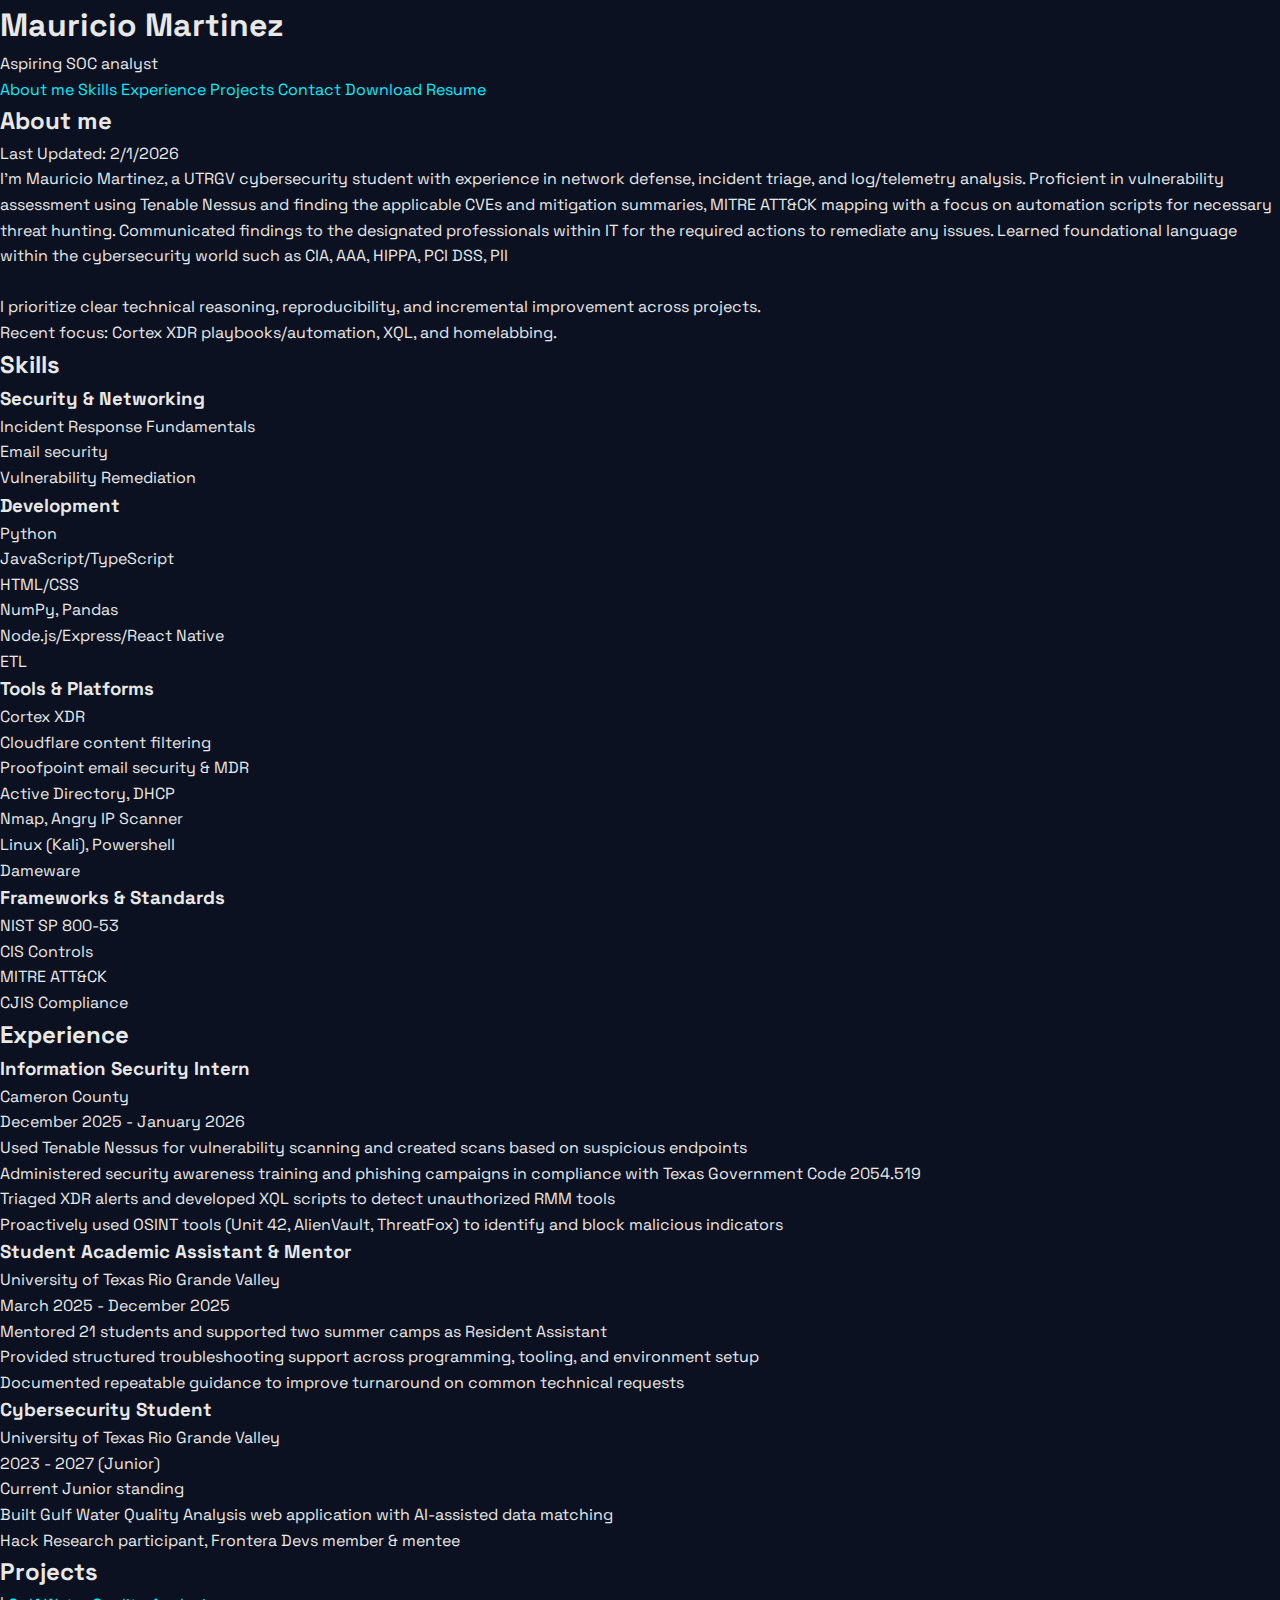
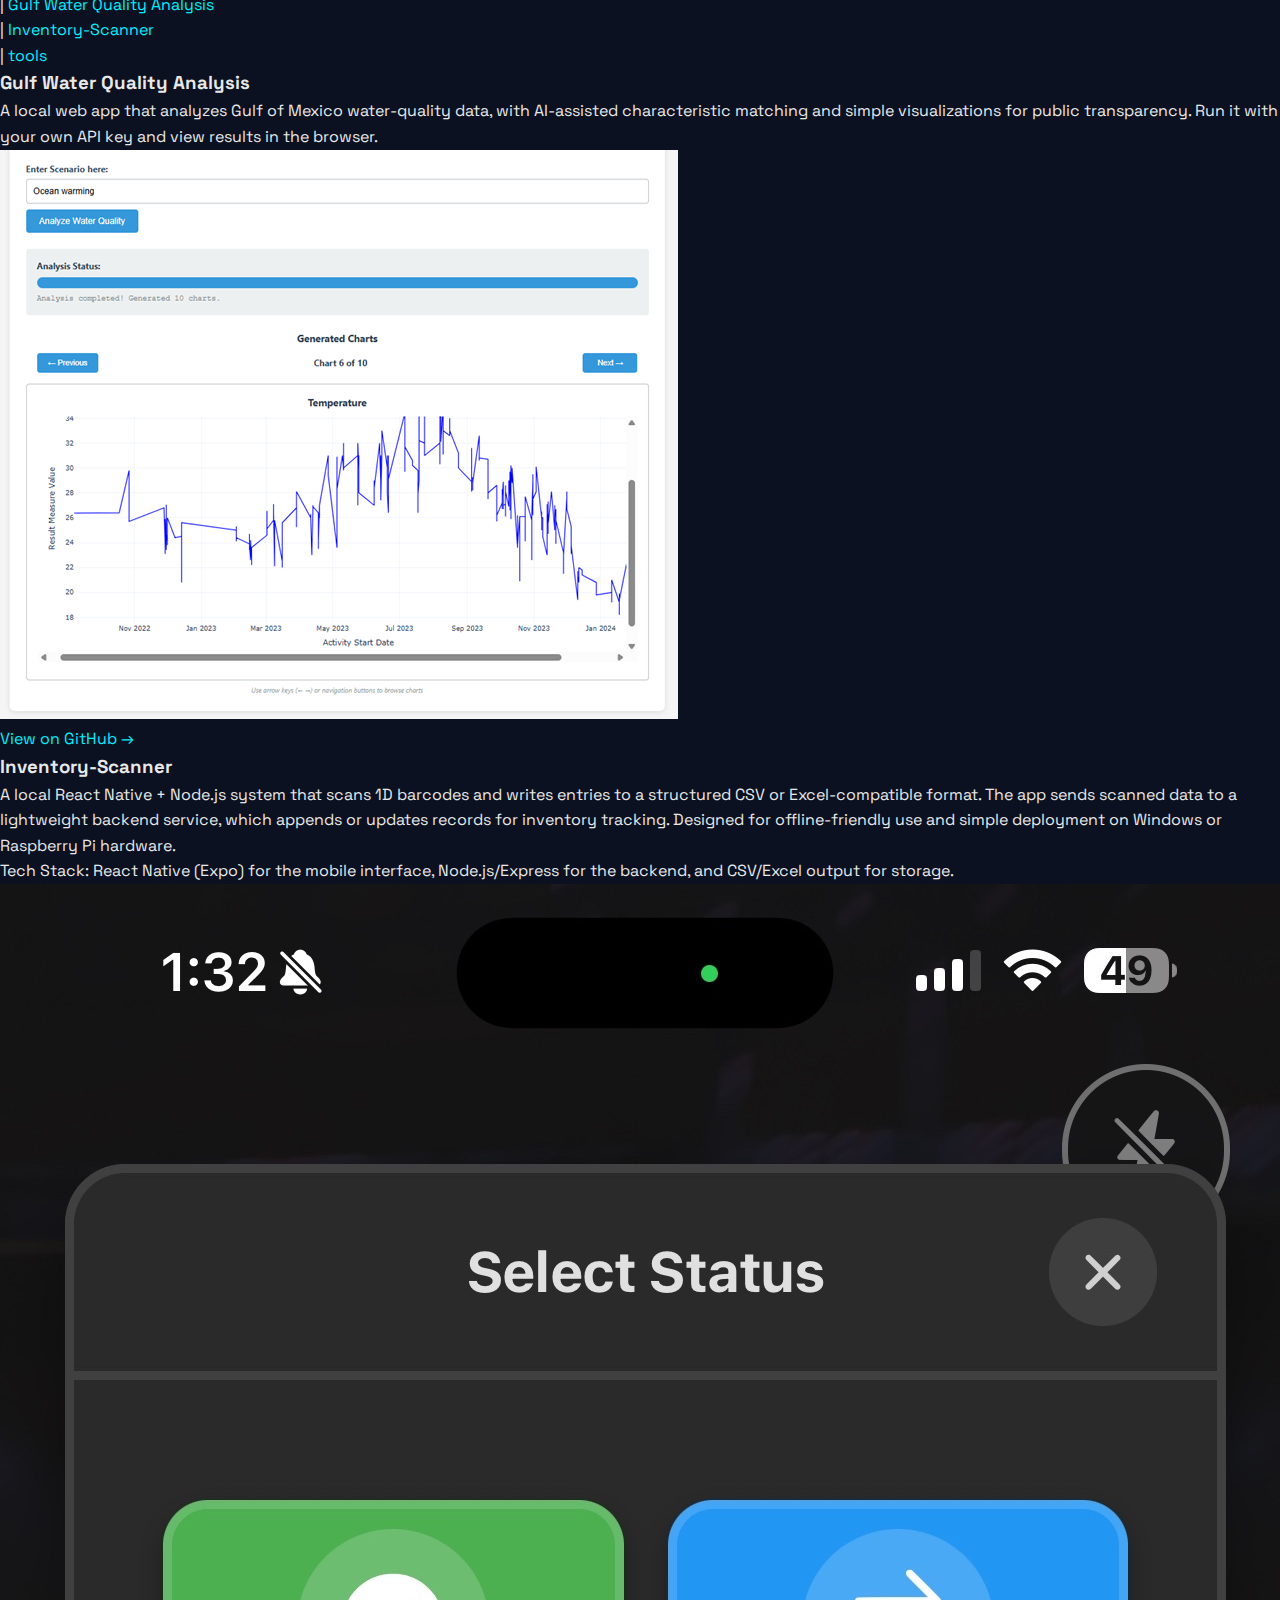
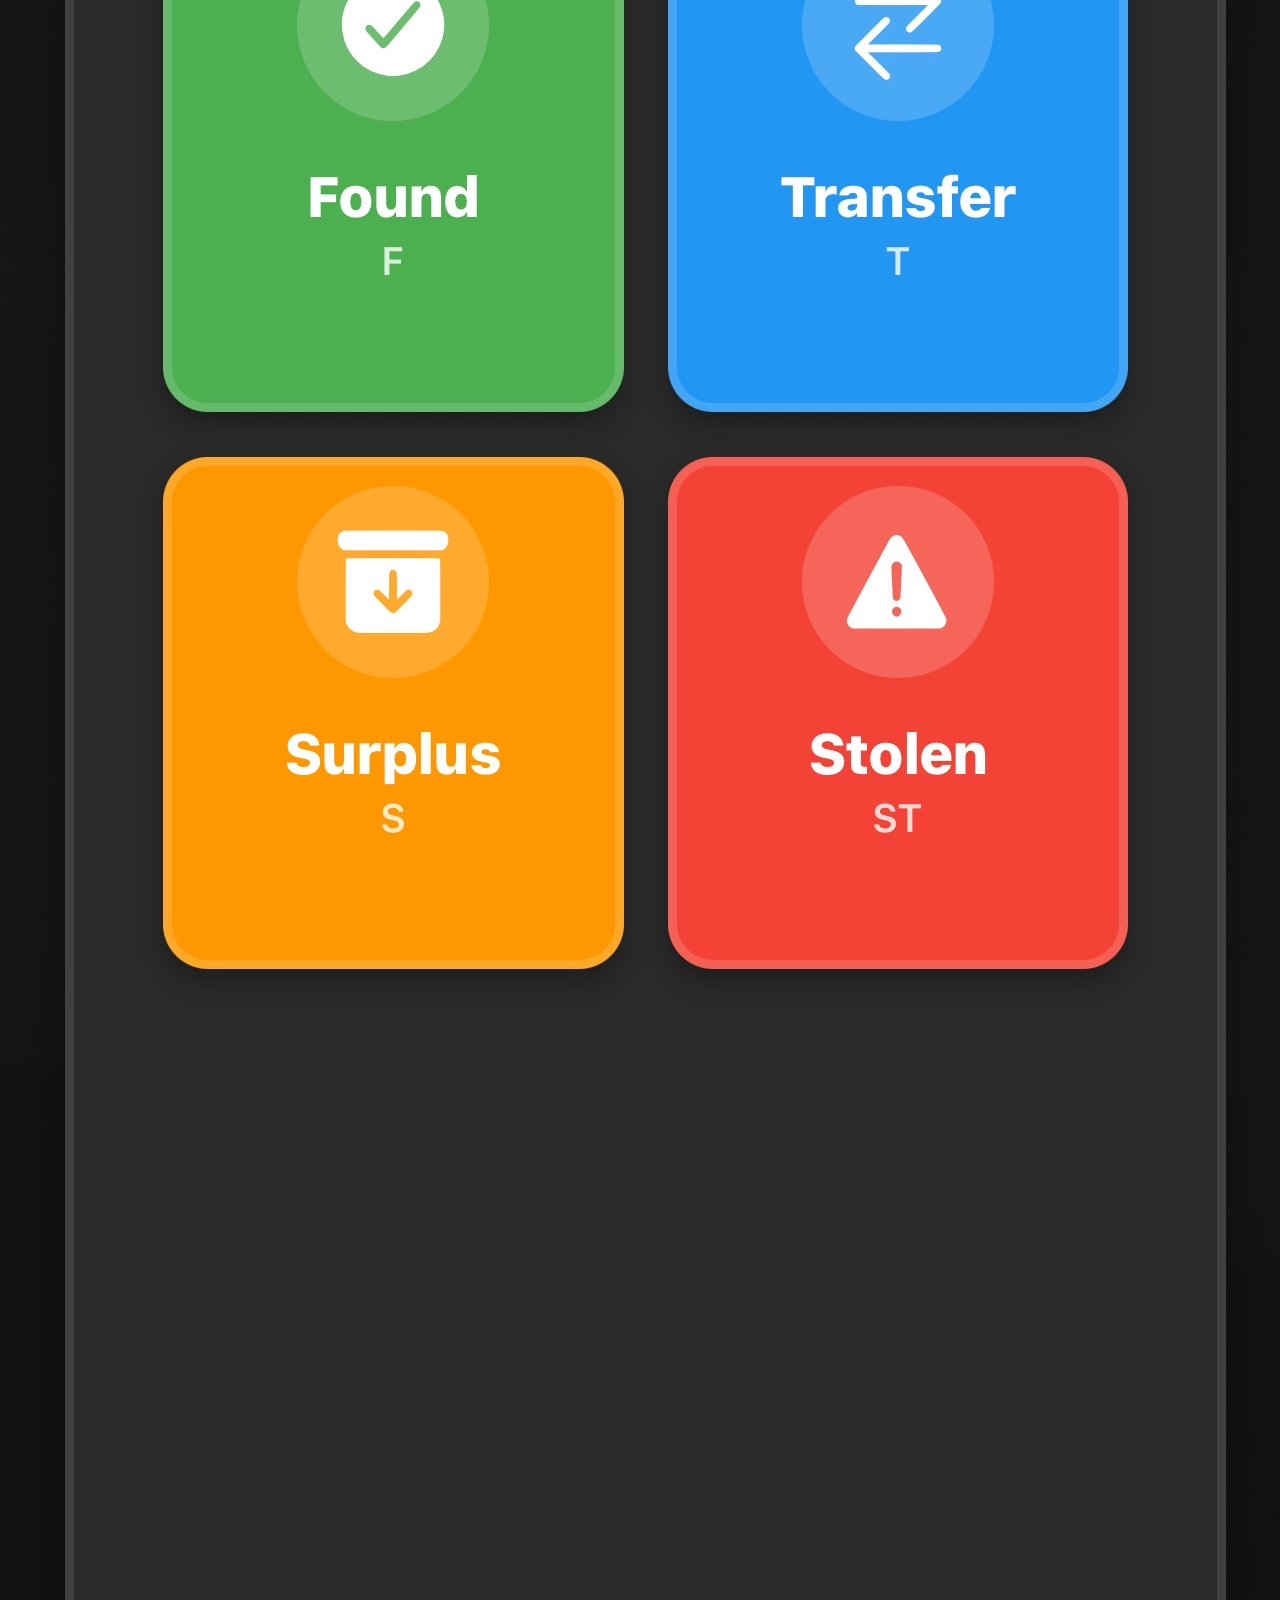
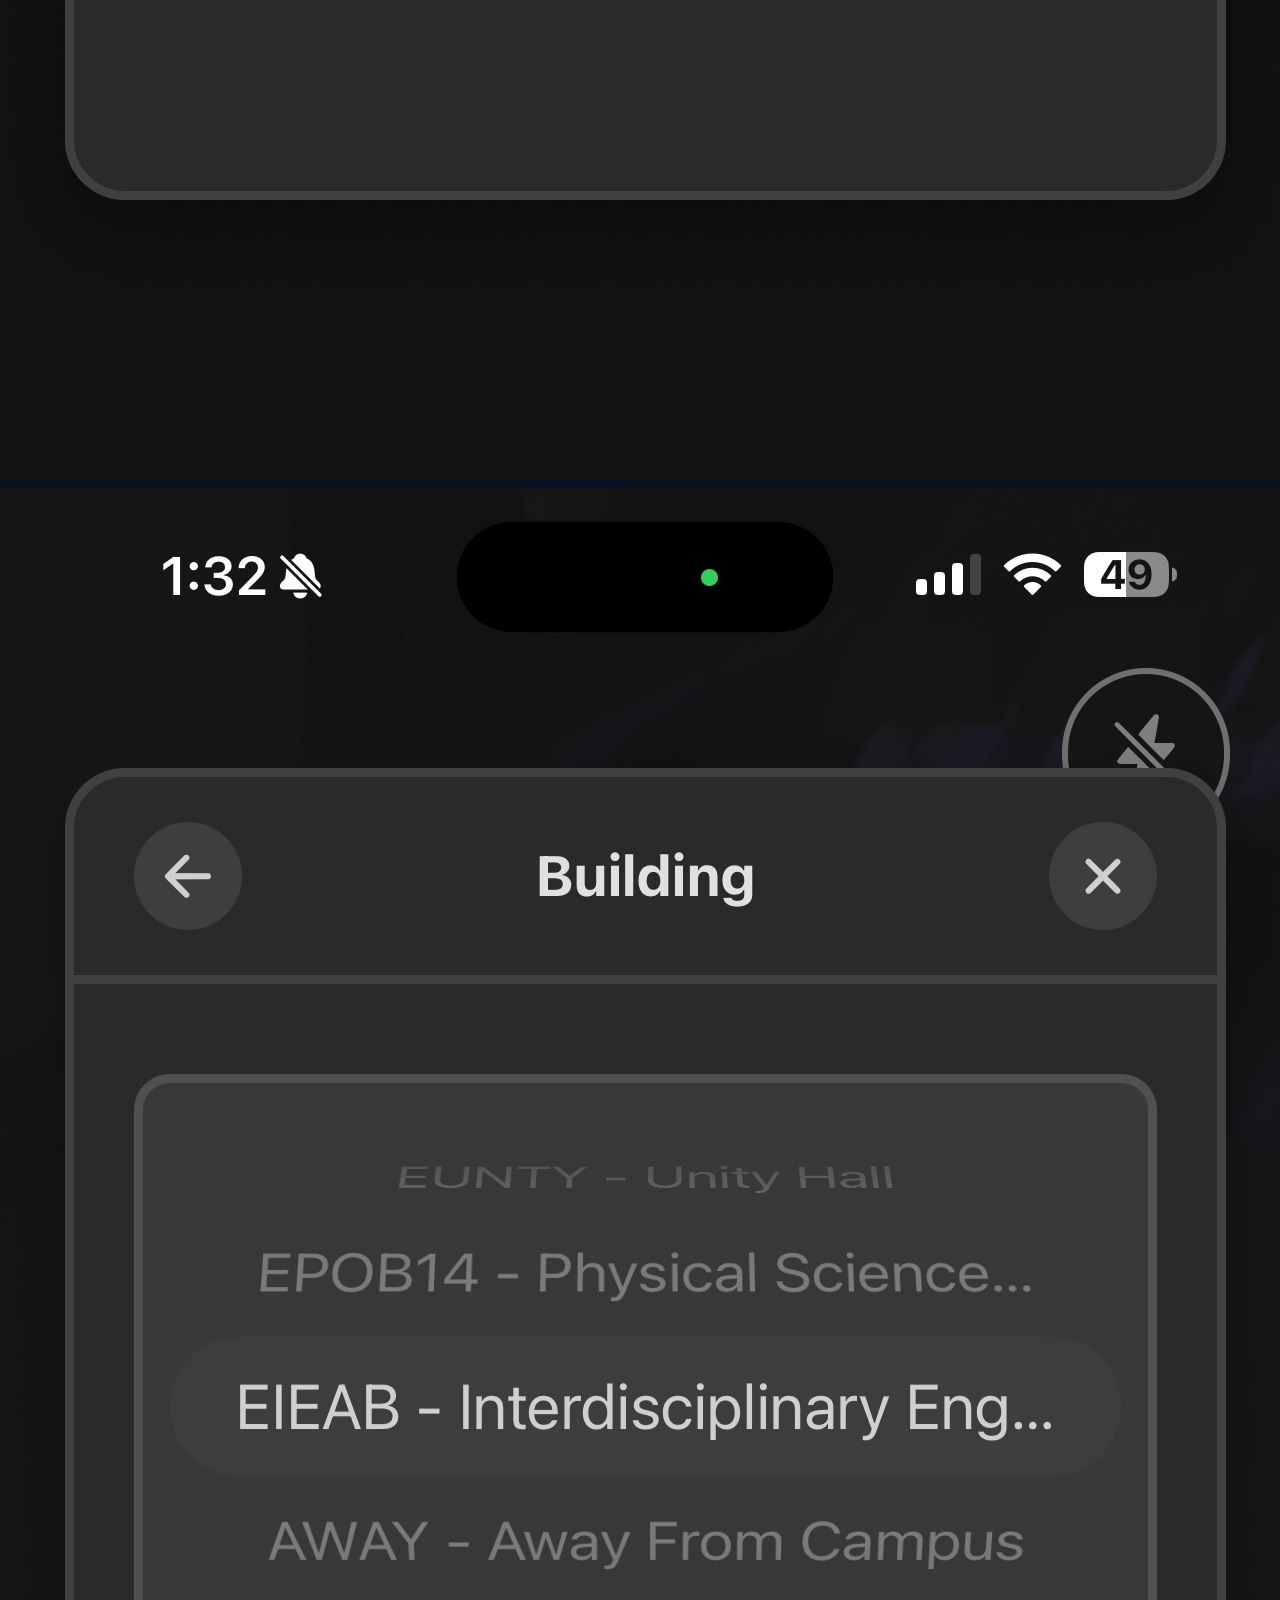
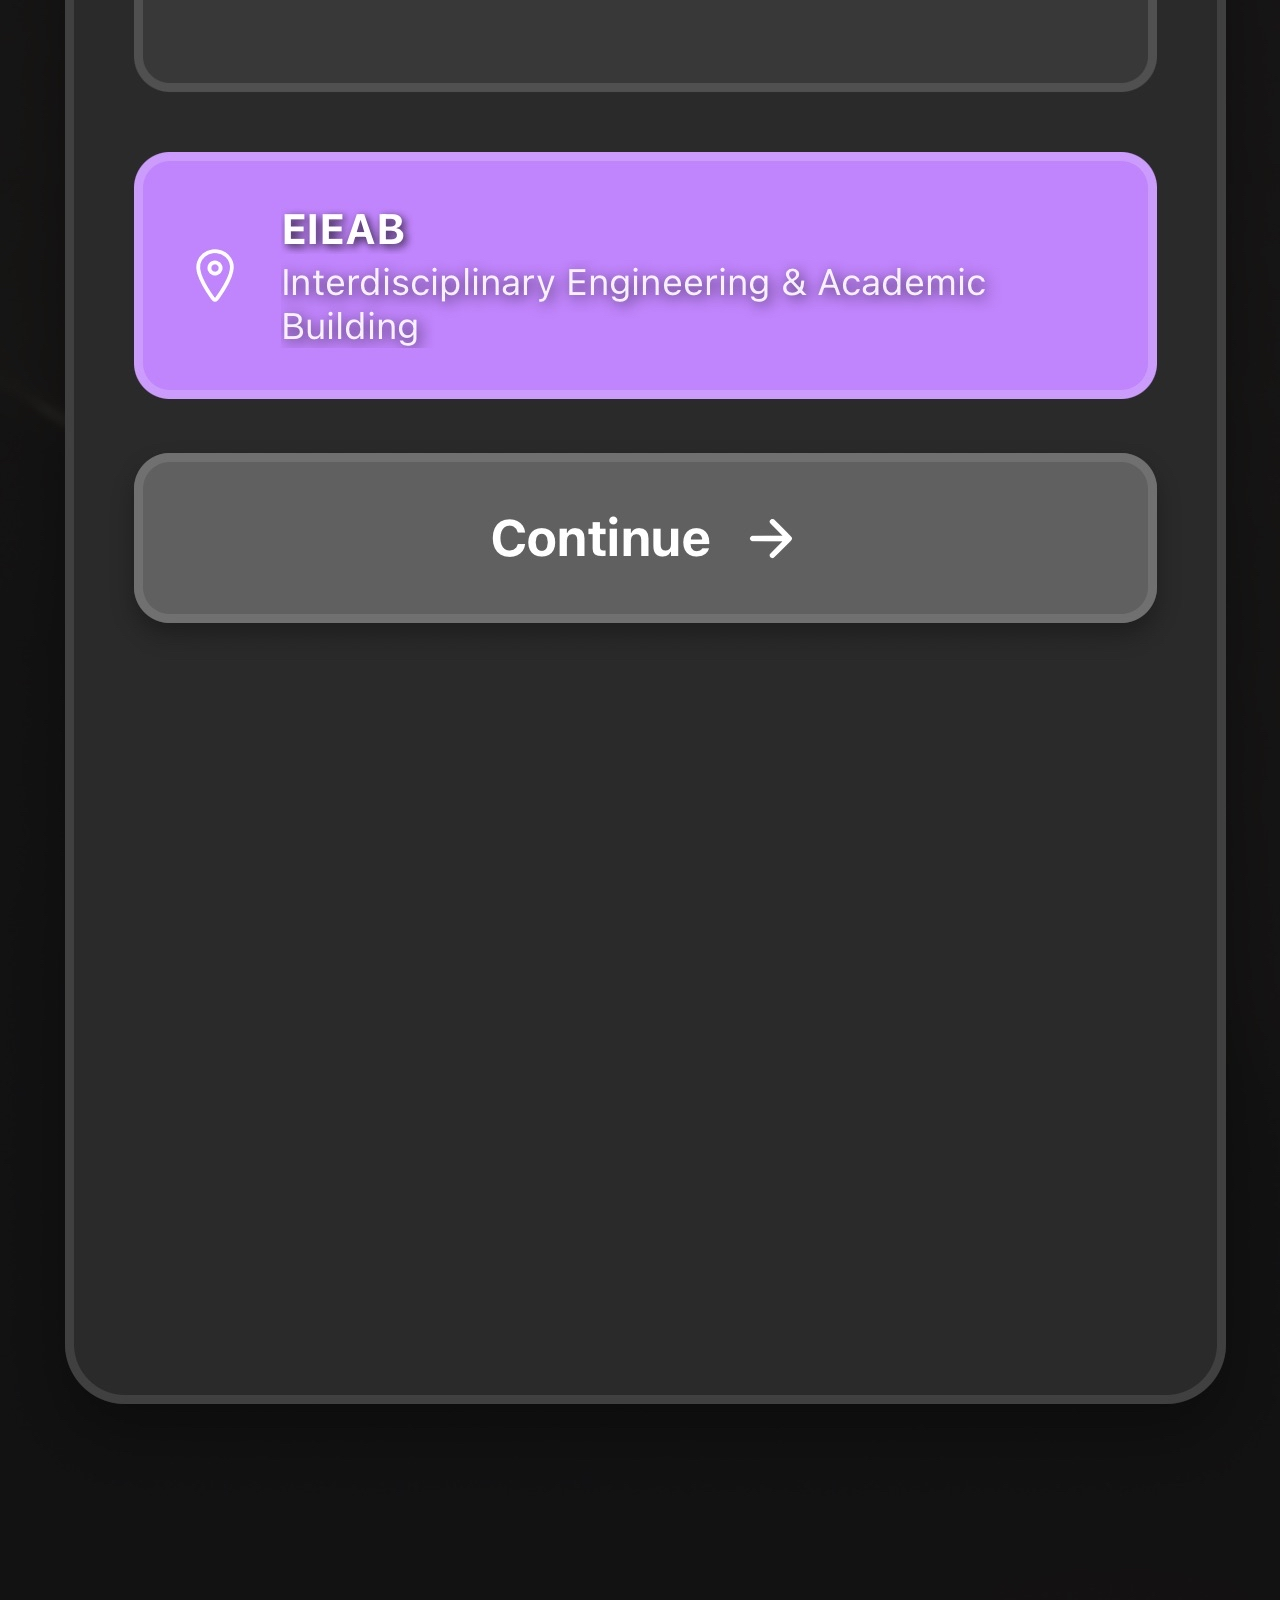
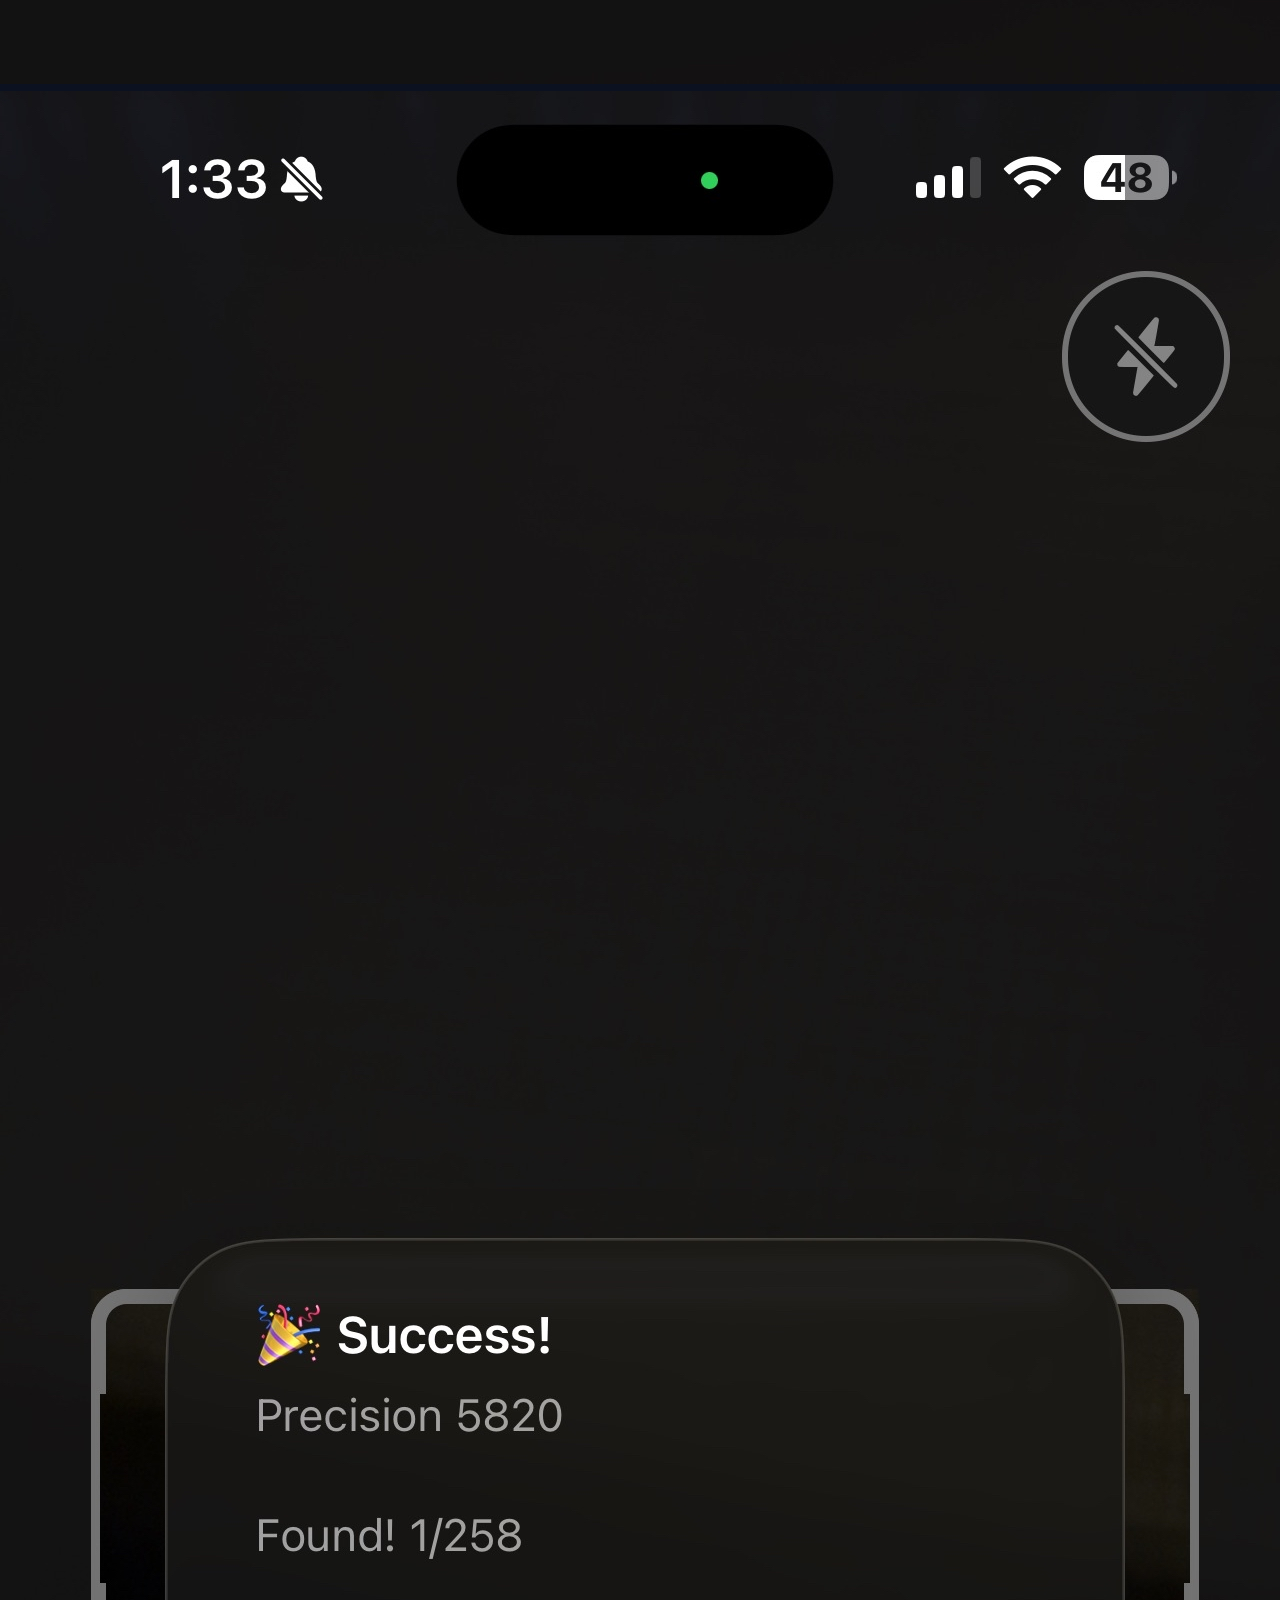
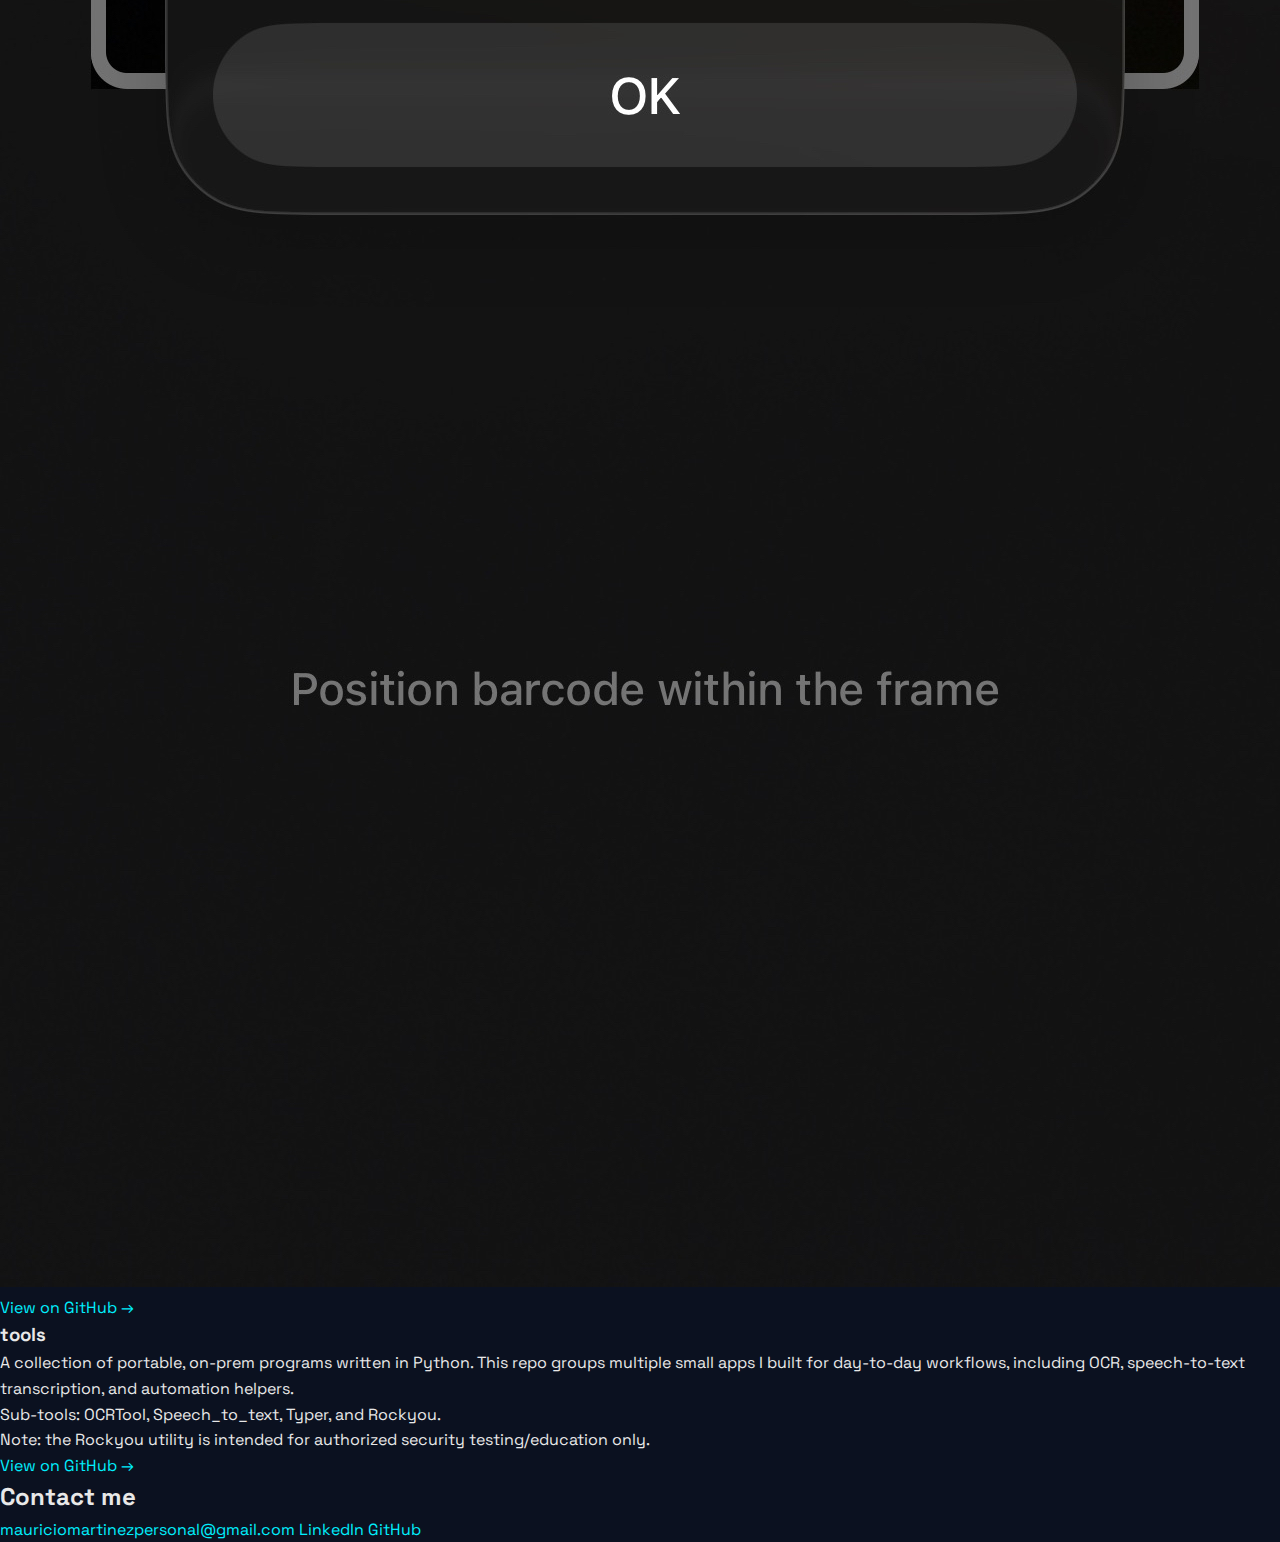
<file: index.html>
<!doctype html>
<html lang="en">
<head>
  <meta charset="utf-8" />
  <meta name="viewport" content="width=device-width, initial-scale=1" />
  <title>Mauricio Martinez</title>
  <link rel="preconnect" href="https://fonts.googleapis.com">
  <link rel="preconnect" href="https://fonts.gstatic.com" crossorigin>
  <link href="https://fonts.googleapis.com/css2?family=Space+Grotesk:wght@400;500;600;700&display=swap" rel="stylesheet">
  <link rel="stylesheet" href="assets/css/styles.css">
</head>
<body>
  <div class="container">
    <!-- Navigation Sidebar -->
    <aside class="nav-sidebar">
      <div class="nav-wrap">
        <h1 class="title">Mauricio Martinez</h1>
        <p class="subtitle">Aspiring SOC analyst</p>
        <nav class="nav-buttons">
          <a class="nav-link" href="#about">About me</a>
          <a class="nav-link" href="#skills">Skills</a>
          <a class="nav-link" href="#experience">Experience</a>
          <a class="nav-link" href="#projects">Projects</a>
          <a class="nav-link" href="#contact">Contact</a>
          <a class="nav-link resume-link" href="Mauricio_Resume.pdf" target="_blank" rel="noopener">Download Resume</a>
        </nav>
      </div>
    </aside>

    <!-- Content Area -->
    <main class="content-area">
      <!-- About Section -->
      <section id="about" class="content-section">
        <div class="section-inner">
          <h2 class="section-title">About me</h2>
          <p class="lead">Last Updated: 2/1/2026</p>
          <p class="para">
            I’m Mauricio Martinez, a UTRGV cybersecurity student with experience in network defense, incident triage, and log/telemetry analysis. Proficient in vulnerability assessment using Tenable Nessus and finding the applicable CVEs and mitigation summaries, MITRE ATT&CK mapping with a focus on automation scripts for necessary threat hunting. Communicated findings to the designated professionals within IT for the required actions to remediate any issues. Learned foundational language within the cybersecurity world such as CIA, AAA, HIPPA, PCI DSS, PII<br> <br>
            I prioritize clear technical reasoning, reproducibility, and incremental improvement across projects.
          </p>
          <p class="para">
            Recent focus: Cortex XDR playbooks/automation, XQL, and homelabbing.
        </div>
      </section>

      <!-- Skills Section -->
      <section id="skills" class="content-section">
        <div class="section-inner">
          <h2 class="section-title">Skills</h2>
          <div class="skills-grid">
            <div class="skill-category">
              <h3>Security & Networking</h3>
              <ul>
                <li>Incident Response Fundamentals</li>
                <li>Email security</li>
                <li>Vulnerability Remediation</li>
              </ul>
            </div>
            <div class="skill-category">
              <h3>Development</h3>
              <ul>
                <li>Python</li>
                <li>JavaScript/TypeScript</li>
                <li>HTML/CSS</li>
                <li>NumPy, Pandas</li>
                <li>Node.js/Express/React Native</li>
                <li>ETL</li>
              </ul>
            </div>
            <div class="skill-category">
              <h3>Tools & Platforms</h3>
              <ul>
                <li>Cortex XDR</li>
                <li>Cloudflare content filtering</li>
                <li>Proofpoint email security & MDR</li>
                <li>Active Directory, DHCP</li>
                <li>Nmap, Angry IP Scanner</li>
                <li>Linux (Kali), Powershell</li>
                <li>Dameware</li>
              </ul>
            </div>
            <div class="skill-category">
              <h3>Frameworks & Standards</h3>
              <ul>
                <li>NIST SP 800-53</li>
                <li>CIS Controls</li>
                <li>MITRE ATT&CK</li>
                <li>CJIS Compliance</li>
              </ul>
            </div>
          </div>
        </div>
      </section>

      <!-- Experience Section -->
      <section id="experience" class="content-section">
        <div class="section-inner">
          <h2 class="section-title">Experience</h2>
          <div class="experience-timeline">

            <div class="experience-item">
              <div class="experience-header">
                <h3 class="experience-role">Information Security Intern</h3>
                <p class="experience-company">Cameron County</p>
                <p class="experience-date">December 2025 - January 2026</p>
              </div>
              <ul class="experience-description">
                <li>Used Tenable Nessus for vulnerability scanning and created scans based on suspicious endpoints</li>
                <li>Administered security awareness training and phishing campaigns in compliance with Texas Government Code 2054.519</li>
                <li>Triaged XDR alerts and developed XQL scripts to detect unauthorized RMM tools</li>
                <li>Proactively used OSINT tools (Unit 42, AlienVault, ThreatFox) to identify and block malicious indicators</li>
              </ul>
            </div>
            <div class="experience-item">
              <div class="experience-header">
                <h3 class="experience-role">Student Academic Assistant & Mentor</h3>
                <p class="experience-company">University of Texas Rio Grande Valley</p>
                <p class="experience-date">March 2025 - December 2025</p>
              </div>
              <ul class="experience-description">
                <li>Mentored 21 students and supported two summer camps as Resident Assistant</li>
                <li>Provided structured troubleshooting support across programming, tooling, and environment setup</li>
                <li>Documented repeatable guidance to improve turnaround on common technical requests</li>
              </ul>
            </div>
            <div class="experience-item">
              <div class="experience-header">
                <h3 class="experience-role">Cybersecurity Student</h3>
                <p class="experience-company">University of Texas Rio Grande Valley</p>
                <p class="experience-date">2023 - 2027 (Junior)</p>
              </div>
              <ul class="experience-description">
                <li>Current Junior standing</li>
                <li>Built Gulf Water Quality Analysis web application with AI-assisted data matching</li>
                <li>Hack Research participant, Frontera Devs member & mentee</li>
              </ul>
            </div>

            

          </div>
        </div>
      </section>

      <!-- Projects Section -->
      <section id="projects" class="content-section">
        <div class="section-inner">
          <h2 class="path">Projects</h2>
          <ul class="dir-list" role="list">
            
            <li class="dir-item">
              <span class="pipe">|</span>
              <a class="item-link" href="#gulf">Gulf Water Quality Analysis</a>
            </li>

            <li class="dir-item">
              <span class="pipe">|</span>
              <a class="item-link" href="#inventory-scanner">Inventory-Scanner</a>
            </li>

            <li class="dir-item">
              <span class="pipe">|</span>
              <a class="item-link" href="#tools">tools</a>
            </li>

          </ul>
        </div>
      </section>

      <!-- Individual Project Section -->
      <section id="gulf" class="project-detail">
        <div class="project-card">
          <h3 class="project-title">Gulf Water Quality Analysis</h3>
          <p class="project-desc">
            A local web app that analyzes Gulf of Mexico water-quality data, with AI-assisted characteristic matching and simple visualizations for public transparency. Run it with your own API key and view results in the browser. <br>
          </p>
          <div class="project-image">
            <img src="assets/images/Gulf.png" alt="Ocean Warming example">
          </div>
          <a class="project-link" href="https://github.com/mauricodes04/Gulf" target="_blank" rel="noopener">
            View on GitHub →
          </a>
        </div>
      </section>

      <!-- Inventory Scanner Project Section -->
      <section id="inventory-scanner" class="project-detail">
        <div class="project-card">
          <h3 class="project-title">Inventory-Scanner</h3>
          <p class="project-desc">
            A local React Native + Node.js system that scans 1D barcodes and writes entries to a structured CSV or Excel-compatible format. The app sends scanned data to a lightweight backend service, which appends or updates records for inventory tracking. Designed for offline-friendly use and simple deployment on Windows or Raspberry Pi hardware. <br>
            Tech Stack: React Native (Expo) for the mobile interface, Node.js/Express for the backend, and CSV/Excel output for storage.
          </p>
          
          <div class="project-image">
            <img src="assets/images/1.png" alt="Found Screen">
            <img src="assets/images/2.png" alt="Building Selector">
            <img src="assets/images/3.png" alt="Done">
          </div>

          <a class="project-link" href="https://github.com/mauricodes04/BarcodeScannerforCS" target="_blank" rel="noopener">
            View on GitHub →
          </a>
        </div>
      </section>

      <!-- tools Project Section -->
      <section id="tools" class="project-detail">
        <div class="project-card">
          <h3 class="project-title">tools</h3>
          <p class="project-desc">
            A collection of portable, on-prem programs written in Python. This repo groups multiple small apps I built for day-to-day workflows, including OCR, speech-to-text transcription, and automation helpers. <br>
            Sub-tools: OCRTool, Speech_to_text, Typer, and Rockyou. <br>
            Note: the Rockyou utility is intended for authorized security testing/education only.
          </p>
          <a class="project-link" href="https://github.com/mauricodes04/tools" target="_blank" rel="noopener">
            View on GitHub →
          </a>
        </div>
      </section>

      <!-- Contact Section -->
      <section id="contact" class="content-section">
        <div class="section-inner">
          <h2 class="section-title">Contact me</h2>
          <div class="contact-buttons">
            <a class="contact-link" href="mailto:mauriciomartinezpersonal@gmail.com">mauriciomartinezpersonal@gmail.com</a>
            <a class="contact-link" href="https://www.linkedin.com/in/mauricio-martinez-44a933264/" target="_blank" rel="noopener">LinkedIn</a>
            <a class="contact-link" href="https://github.com/mauricodes04" target="_blank" rel="noopener">GitHub</a>
          </div>
        </div>
      </section>
    </main>
  </div>

  <script>
    // Smooth scrolling for navigation links
    document.querySelectorAll('a[href^="#"]').forEach(anchor => {
      anchor.addEventListener('click', function (e) {
        e.preventDefault();
        const targetId = this.getAttribute('href').substring(1);
        const targetElement = document.getElementById(targetId);
        
        if (targetElement) {
          targetElement.scrollIntoView({
            behavior: 'smooth',
            block: 'start'
          });
        }
      });
    });
  </script>
</body>
</html>
</file>
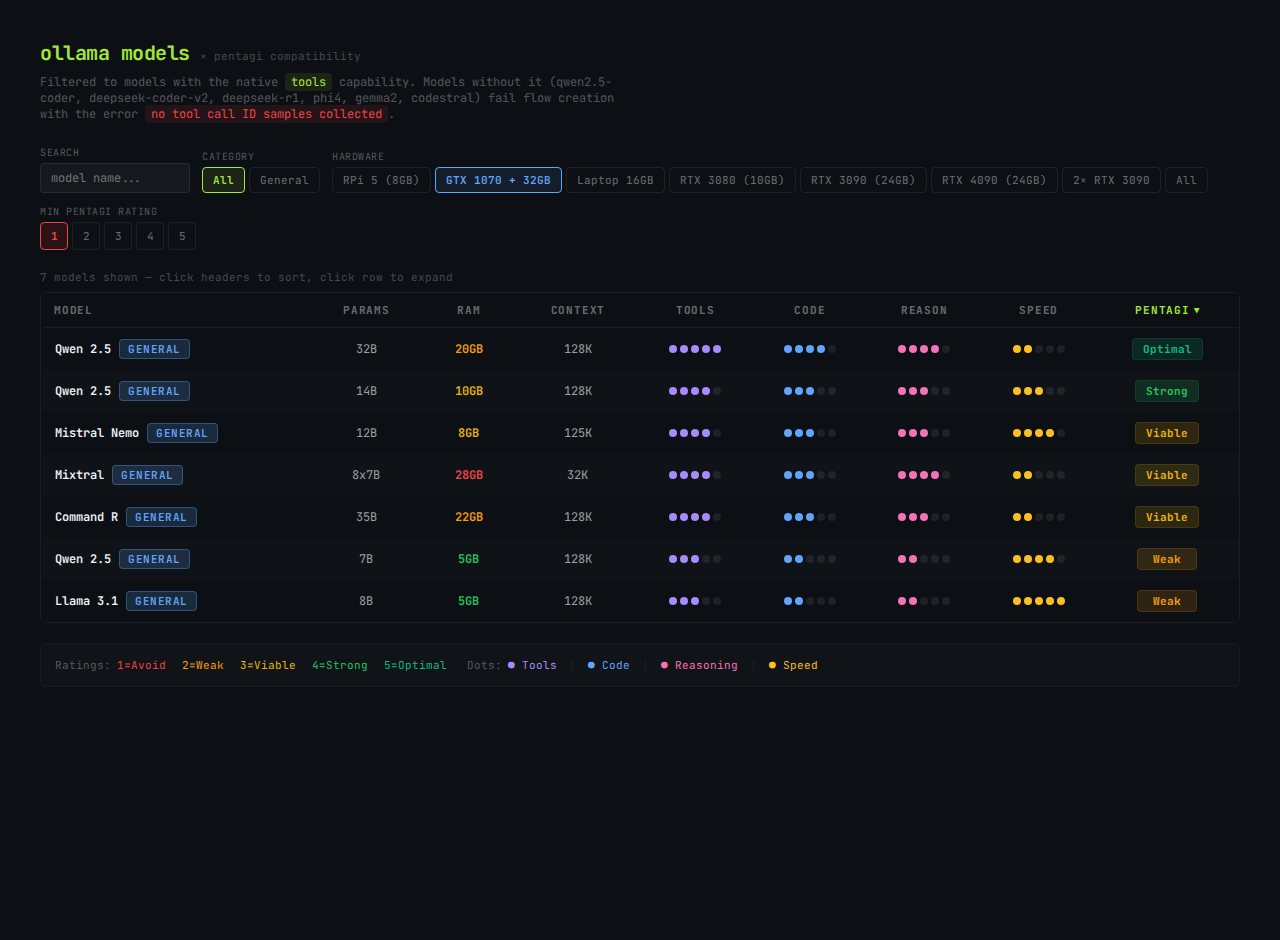
<file: assets/ollama-models.html>
<!DOCTYPE html>
<html lang="en">
<head>
  <meta charset="UTF-8">
  <meta name="viewport" content="width=device-width, initial-scale=1.0">
  <title>Ollama Models — PentAGI Compatibility (Tool-Capable Only)</title>
  <link href="https://fonts.googleapis.com/css2?family=JetBrains+Mono:wght@400;500;600;700&display=swap" rel="stylesheet">
  <style>
    * {
      box-sizing: border-box;
      margin: 0;
      padding: 0;
    }

    html, body {
      font-family: 'JetBrains Mono', 'Fira Code', 'SF Mono', monospace;
      background: #0c0f14;
      color: #e2e8f0;
      min-height: 100vh;
      padding: 20px;
    }

    ::-webkit-scrollbar {
      width: 6px;
      height: 6px;
    }

    ::-webkit-scrollbar-track {
      background: transparent;
    }

    ::-webkit-scrollbar-thumb {
      background: rgba(255,255,255,0.1);
      border-radius: 3px;
    }

    ::-webkit-scrollbar-thumb:hover {
      background: rgba(255,255,255,0.2);
    }

    /* Header */
    .header {
      margin-bottom: 24px;
    }

    .header-title {
      display: flex;
      align-items: baseline;
      gap: 10px;
      margin-bottom: 4px;
    }

    h1 {
      font-size: 20px;
      font-weight: 700;
      color: #a3e635;
      letter-spacing: -0.5px;
    }

    .subtitle {
      font-size: 11px;
      color: rgba(255,255,255,0.25);
    }

    .description {
      font-size: 12px;
      color: rgba(255,255,255,0.3);
      max-width: 600px;
      margin-top: 8px;
    }

    /* Filters */
    .filters {
      display: flex;
      flex-wrap: wrap;
      gap: 12px;
      margin-bottom: 20px;
      align-items: flex-end;
    }

    .filter-group {
      display: flex;
      flex-direction: column;
    }

    .filter-label {
      font-size: 10px;
      color: rgba(255,255,255,0.3);
      margin-bottom: 4px;
      text-transform: uppercase;
      letter-spacing: 0.5px;
    }

    input[type="text"] {
      background: rgba(255,255,255,0.04);
      border: 1px solid rgba(255,255,255,0.08);
      border-radius: 4px;
      padding: 6px 10px;
      color: #e2e8f0;
      font-family: inherit;
      font-size: 12px;
      width: 150px;
      outline: none;
    }

    .button-group {
      display: flex;
      gap: 4px;
      flex-wrap: wrap;
    }

    button {
      padding: 5px 10px;
      font-size: 11px;
      font-family: inherit;
      border-radius: 4px;
      background: transparent;
      color: rgba(255,255,255,0.4);
      border: 1px solid rgba(255,255,255,0.08);
      cursor: pointer;
      transition: all 0.15s;
    }

    button.active {
      font-weight: 600;
      color: #a3e635;
      border-color: #a3e635;
      background: rgba(163,230,53,0.1);
    }

    .hw-button.active {
      color: #60a5fa;
      border-color: #60a5fa;
      background: rgba(96,165,250,0.1);
    }

    .rating-button {
      width: 28px;
      height: 28px;
      padding: 0;
      display: flex;
      align-items: center;
      justify-content: center;
    }

    .rating-button.active {
      font-weight: 700;
    }

    /* Count */
    .count {
      font-size: 11px;
      color: rgba(255,255,255,0.25);
      margin-bottom: 8px;
    }

    /* Table */
    .table-wrapper {
      overflow-x: auto;
      border-radius: 6px;
      border: 1px solid rgba(255,255,255,0.06);
      margin-bottom: 20px;
    }

    table {
      width: 100%;
      border-collapse: collapse;
      font-size: 12px;
    }

    thead {
      position: sticky;
      top: 0;
      background: #0c0f14;
      z-index: 2;
    }

    th {
      padding: 10px 12px;
      text-align: left;
      font-size: 11px;
      font-weight: 700;
      letter-spacing: 0.8px;
      text-transform: uppercase;
      color: rgba(255,255,255,0.4);
      border-bottom: 1px solid rgba(255,255,255,0.06);
      cursor: pointer;
      user-select: none;
      transition: color 0.15s;
    }

    th:hover {
      color: #a3e635;
    }

    th.active {
      color: #a3e635;
    }

    .sort-indicator {
      margin-left: 4px;
      font-size: 9px;
    }

    tbody tr {
      cursor: pointer;
      background: transparent;
      transition: background 0.15s;
      border-left: 2px solid transparent;
    }

    tbody tr:nth-child(even) {
      background: rgba(255,255,255,0.015);
    }

    tbody tr:hover {
      background: rgba(255,255,255,0.03);
    }

    tbody tr.expanded {
      background: rgba(255,255,255,0.03);
      border-left-width: 2px;
    }

    td {
      padding: 10px 12px;
    }

    .model-name {
      display: flex;
      align-items: center;
      gap: 8px;
    }

    .model-text {
      font-weight: 600;
      color: #f1f5f9;
    }

    .tag {
      display: inline-block;
      padding: 2px 8px;
      border-radius: 4px;
      font-size: 11px;
      font-weight: 600;
      letter-spacing: 0.5px;
      text-transform: uppercase;
    }

    .tag-code {
      color: #a78bfa;
      background: rgba(167,139,250,0.18);
      border: 1px solid rgba(167,139,250,0.33);
    }

    .tag-general {
      color: #60a5fa;
      background: rgba(96,165,250,0.18);
      border: 1px solid rgba(96,165,250,0.33);
    }

    .tag-reasoning {
      color: #f472b6;
      background: rgba(244,114,182,0.18);
      border: 1px solid rgba(244,114,182,0.33);
    }

    .center {
      text-align: center;
    }

    .dots {
      display: flex;
      gap: 3px;
      align-items: center;
      justify-content: center;
    }

    .dot {
      width: 8px;
      height: 8px;
      border-radius: 50%;
      transition: background 0.2s;
    }

    .rating-badge {
      display: inline-block;
      padding: 3px 10px;
      border-radius: 4px;
      font-size: 11px;
      font-weight: 700;
      min-width: 60px;
      text-align: center;
    }

    /* Expandable rows */
    .detail-row {
      background: rgba(255,255,255,0.02);
    }

    .detail-content {
      padding: 0 12px 16px 14px;
    }

    .detail-grid {
      display: grid;
      grid-template-columns: 1fr 1fr;
      gap: 12px 32px;
      padding: 14px 0;
      max-width: 700px;
    }

    .detail-group {
      display: flex;
      flex-direction: column;
    }

    .detail-label {
      font-size: 10px;
      color: rgba(255,255,255,0.3);
      text-transform: uppercase;
      letter-spacing: 0.5px;
      margin-bottom: 4px;
    }

    code {
      display: block;
      background: rgba(0,0,0,0.3);
      padding: 6px 10px;
      border-radius: 4px;
      font-size: 12px;
      color: #a3e635;
      border: 1px solid rgba(255,255,255,0.06);
      word-break: break-all;
      font-family: inherit;
    }

    .detail-text {
      font-size: 12px;
      line-height: 1.6;
      color: rgba(255,255,255,0.7);
    }

    .detail-full {
      grid-column: 1 / -1;
    }

    /* Legend */
    .legend {
      margin-top: 20px;
      padding: 14px;
      background: rgba(255,255,255,0.02);
      border-radius: 6px;
      border: 1px solid rgba(255,255,255,0.04);
      display: flex;
      flex-wrap: wrap;
      gap: 20px;
      font-size: 11px;
    }

    .legend-section {
      display: flex;
      align-items: center;
      gap: 6px;
    }

    .legend-label {
      color: rgba(255,255,255,0.3);
    }

    .empty-state {
      padding: 40px;
      text-align: center;
      color: rgba(255,255,255,0.2);
      font-size: 13px;
    }
  </style>
</head>
<body>
  <div class="header">
    <div class="header-title">
      <h1>ollama models</h1>
      <span class="subtitle">× pentagi compatibility</span>
    </div>
    <p class="description">
      Filtered to models with the native <code style="display:inline;padding:1px 6px;background:rgba(163,230,53,0.1);color:#a3e635;border:none">tools</code> capability.
      Models without it (qwen2.5-coder, deepseek-coder-v2, deepseek-r1, phi4, gemma2, codestral) fail flow creation with the error
      <code style="display:inline;padding:1px 6px;background:rgba(239,68,68,0.1);color:#ef4444;border:none">no tool call ID samples collected</code>.
    </p>
  </div>

  <div class="filters">
    <div class="filter-group">
      <div class="filter-label">Search</div>
      <input type="text" id="search" placeholder="model name...">
    </div>

    <div class="filter-group">
      <div class="filter-label">Category</div>
      <div class="button-group" id="category-buttons"></div>
    </div>

    <div class="filter-group">
      <div class="filter-label">Hardware</div>
      <div class="button-group" id="hardware-buttons"></div>
    </div>

    <div class="filter-group">
      <div class="filter-label">Min PentAGI Rating</div>
      <div class="button-group" id="rating-buttons"></div>
    </div>
  </div>

  <div class="count" id="count"></div>

  <div class="table-wrapper">
    <table id="models-table">
      <thead>
        <tr>
          <th data-field="name" style="width: 180px">Model</th>
          <th data-field="paramNum" style="width: 70px; text-align: center">Params</th>
          <th data-field="ramGB" style="width: 65px; text-align: center">RAM</th>
          <th data-field="contextWindow" style="width: 80px; text-align: center">Context</th>
          <th data-field="toolCalling" style="width: 75px; text-align: center">Tools</th>
          <th data-field="codeGen" style="width: 75px; text-align: center">Code</th>
          <th data-field="reasoning" style="width: 75px; text-align: center">Reason</th>
          <th data-field="speed" style="width: 75px; text-align: center">Speed</th>
          <th data-field="pentagiRating" style="width: 90px; text-align: center">PentAGI</th>
        </tr>
      </thead>
      <tbody id="models-tbody"></tbody>
    </table>
  </div>

  <div class="legend">
    <div class="legend-section">
      <span class="legend-label">Ratings:</span>
      <span style="color: #ef4444;">1=Avoid</span>
      <span style="color: #f59e0b; margin-left: 10px;">2=Weak</span>
      <span style="color: #eab308; margin-left: 10px;">3=Viable</span>
      <span style="color: #22c55e; margin-left: 10px;">4=Strong</span>
      <span style="color: #10b981; margin-left: 10px;">5=Optimal</span>
    </div>
    <div class="legend-section">
      <span class="legend-label">Dots:</span>
      <span style="color: #a78bfa;">● Tools</span>
      <span style="margin: 0 6px; color: rgba(255,255,255,0.1);">|</span>
      <span style="color: #60a5fa;">● Code</span>
      <span style="margin: 0 6px; color: rgba(255,255,255,0.1);">|</span>
      <span style="color: #f472b6;">● Reasoning</span>
      <span style="margin: 0 6px; color: rgba(255,255,255,0.1);">|</span>
      <span style="color: #fbbf24;">● Speed</span>
    </div>
  </div>

  <script>
    const models = [
      { name: "Qwen 2.5", ollamaTag: "qwen2.5:72b", params: "72B", paramNum: 72, quant: "Q4_K_M", ramGB: 44, vramGB: 44, contextWindow: 131072, toolCalling: 5, codeGen: 5, reasoning: 5, speed: 1, pentagiRating: 5, category: "general", notes: "Top-tier open model across all metrics. 128K context handles massive recon output. Requires dual GPU or high-VRAM setup (2× RTX 3090 / A100). Overkill for most PentAGI tasks but unmatched quality. Won't fit 8GB VRAM + 32GB RAM." },
      { name: "Qwen 2.5", ollamaTag: "qwen2.5:32b", params: "32B", paramNum: 32, quant: "Q4_K_M", ramGB: 20, vramGB: 20, contextWindow: 131072, toolCalling: 5, codeGen: 4, reasoning: 4, speed: 2, pentagiRating: 5, category: "general", notes: "Excellent reasoning and tool use. Handles PentAGI's multi-agent delegation well. Will run on 8GB VRAM + 32GB RAM with heavy CPU offload — expect slow but correct responses." },
      { name: "Qwen 2.5", ollamaTag: "qwen2.5:14b", params: "14B", paramNum: 14, quant: "Q4_K_M", ramGB: 10, vramGB: 10, contextWindow: 131072, toolCalling: 4, codeGen: 3, reasoning: 3, speed: 3, pentagiRating: 4, category: "general", notes: "Strong recommendation for GTX 1070 + 32GB RAM. Reliable native tool calling — unlike qwen2.5-coder:14b which lacks the tools capability and breaks PentAGI's probe. Partial GPU offload: ~4GB on GPU, ~6GB on CPU. Best balance of capability and speed on this rig." },
      { name: "Qwen 2.5", ollamaTag: "qwen2.5:7b", params: "7B", paramNum: 7, quant: "Q4_K_M", ramGB: 5, vramGB: 5, contextWindow: 131072, toolCalling: 3, codeGen: 2, reasoning: 2, speed: 4, pentagiRating: 2, category: "general", notes: "Fits entirely in 8GB VRAM. Fast inference. Tool calling functional but unreliable on complex agent chains. Good for testing PentAGI pipeline end-to-end before stepping up to 14B." },
      { name: "Llama 3.3", ollamaTag: "llama3.3:70b", params: "70B", paramNum: 70, quant: "Q4_K_M", ramGB: 42, vramGB: 42, contextWindow: 131072, toolCalling: 4, codeGen: 4, reasoning: 5, speed: 1, pentagiRating: 4, category: "general", notes: "Meta's flagship. Excellent reasoning, good tool use. 128K context. Requires dual GPU. Slightly behind Qwen 2.5 72B on tool calling precision for PentAGI. Won't fit 8GB VRAM + 32GB RAM." },
      { name: "Llama 3.1", ollamaTag: "llama3.1:8b", params: "8B", paramNum: 8, quant: "Q4_K_M", ramGB: 5, vramGB: 5, contextWindow: 131072, toolCalling: 3, codeGen: 2, reasoning: 2, speed: 5, pentagiRating: 2, category: "general", notes: "Fits entirely in 8GB VRAM. Very fast. Native tool calling support but imprecise on multi-step chains. Viable fallback if Qwen 2.5 7B underperforms on specific tool formats. Good for smoke-testing." },
      { name: "Mistral Nemo", ollamaTag: "mistral-nemo:12b", params: "12B", paramNum: 12, quant: "Q4_K_M", ramGB: 8, vramGB: 8, contextWindow: 128000, toolCalling: 4, codeGen: 3, reasoning: 3, speed: 4, pentagiRating: 3, category: "general", notes: "Fits in 8GB VRAM with minor spillover. Strong instruction following and reliable native tool calling for its size. 128K context. Solid mid-tier PentAGI option on GTX 1070 + 32GB RAM — faster than Qwen 2.5 14B at a small capability cost." },
      { name: "Mixtral", ollamaTag: "mixtral:8x7b", params: "8x7B", paramNum: 47, quant: "Q4_K_M", ramGB: 28, vramGB: 28, contextWindow: 32768, toolCalling: 4, codeGen: 3, reasoning: 4, speed: 2, pentagiRating: 3, category: "general", notes: "MoE architecture — only ~12B params active per token, so faster than size suggests. Fits 32GB RAM with heavy CPU reliance on 8GB VRAM. Decent tool calling. 32K context is a bottleneck for large nmap/recon output in PentAGI." },
      { name: "Command R+", ollamaTag: "command-r-plus:104b", params: "104B", paramNum: 104, quant: "Q4_K_M", ramGB: 62, vramGB: 62, contextWindow: 131072, toolCalling: 5, codeGen: 3, reasoning: 4, speed: 1, pentagiRating: 4, category: "general", notes: "Cohere's flagship. Built-in RAG and tool use primitives — aligns well with PentAGI's agent architecture. 128K context. Requires enterprise GPU (A100 80GB or multi-GPU). Won't fit 8GB VRAM + 32GB RAM." },
      { name: "Command R", ollamaTag: "command-r:35b", params: "35B", paramNum: 35, quant: "Q4_K_M", ramGB: 22, vramGB: 22, contextWindow: 131072, toolCalling: 4, codeGen: 3, reasoning: 3, speed: 2, pentagiRating: 3, category: "general", notes: "Purpose-built for tool use, 128K context. Will run on 8GB VRAM + 32GB RAM with significant CPU offload. Code generation is mediocre — PentAGI exploit crafting will be weak. Better for recon-only workflows." }
    ];

    const ratingColors = {
      1: { bg: "rgba(220, 38, 38, 0.15)", text: "#ef4444", label: "Avoid" },
      2: { bg: "rgba(245, 158, 11, 0.15)", text: "#f59e0b", label: "Weak" },
      3: { bg: "rgba(234, 179, 8, 0.15)", text: "#eab308", label: "Viable" },
      4: { bg: "rgba(34, 197, 94, 0.15)", text: "#22c55e", label: "Strong" },
      5: { bg: "rgba(16, 185, 129, 0.15)", text: "#10b981", label: "Optimal" }
    };

    const speedLabels = { 1: "Very Slow", 2: "Slow", 3: "Moderate", 4: "Fast", 5: "Very Fast" };
    const categoryColors = { code: "#a78bfa", general: "#60a5fa", reasoning: "#f472b6" };
    const hwPresets = [
      { label: "RPi 5 (8GB)", ram: 6 },
      { label: "GTX 1070 + 32GB", ram: 28 },
      { label: "Laptop 16GB", ram: 14 },
      { label: "RTX 3080 (10GB)", ram: 10 },
      { label: "RTX 3090 (24GB)", ram: 22 },
      { label: "RTX 4090 (24GB)", ram: 22 },
      { label: "2× RTX 3090", ram: 44 },
      { label: "All", ram: 64 }
    ];

    // State
    let sortKey = "pentagiRating";
    let sortDir = "desc";
    let filterCat = "all";
    let maxRam = 28;
    let minRating = 1;
    let searchQuery = "";
    let expandedKey = null;

    // Init
    function init() {
      renderCategoryButtons();
      renderHardwareButtons();
      renderRatingButtons();
      setupEventListeners();
      updateTable();
    }

    function renderCategoryButtons() {
      const container = document.getElementById("category-buttons");
      const categories = [
        { val: "all", label: "All" },
        { val: "general", label: "General" }
      ];
      categories.forEach(cat => {
        const btn = document.createElement("button");
        btn.textContent = cat.label;
        if (filterCat === cat.val) btn.classList.add("active");
        btn.onclick = () => {
          filterCat = cat.val;
          updateTable();
          renderCategoryButtons();
        };
        container.appendChild(btn);
      });
    }

    function renderHardwareButtons() {
      const container = document.getElementById("hardware-buttons");
      container.innerHTML = "";
      hwPresets.forEach(hw => {
        const btn = document.createElement("button");
        btn.className = "hw-button";
        btn.textContent = hw.label;
        if (maxRam === hw.ram) btn.classList.add("active");
        btn.onclick = () => {
          maxRam = hw.ram;
          updateTable();
          renderHardwareButtons();
        };
        container.appendChild(btn);
      });
    }

    function renderRatingButtons() {
      const container = document.getElementById("rating-buttons");
      container.innerHTML = "";
      for (let i = 1; i <= 5; i++) {
        const btn = document.createElement("button");
        btn.className = "rating-button";
        btn.textContent = i;
        if (minRating === i) btn.classList.add("active");
        btn.style.color = minRating === i ? ratingColors[i].text : "rgba(255,255,255,0.4)";
        btn.style.borderColor = minRating === i ? ratingColors[i].text : "rgba(255,255,255,0.08)";
        btn.style.background = minRating === i ? ratingColors[i].bg : "transparent";
        btn.onclick = () => {
          minRating = i;
          updateTable();
          renderRatingButtons();
        };
        container.appendChild(btn);
      }
    }

    function setupEventListeners() {
      document.getElementById("search").addEventListener("input", (e) => {
        searchQuery = e.target.value;
        updateTable();
      });

      document.querySelectorAll("th[data-field]").forEach(th => {
        th.addEventListener("click", () => {
          const field = th.dataset.field;
          if (sortKey === field) {
            sortDir = sortDir === "asc" ? "desc" : "asc";
          } else {
            sortKey = field;
            sortDir = "desc";
          }
          updateTable();
        });
      });
    }

    function filterModels() {
      return models.filter(m => {
        if (filterCat !== "all" && m.category !== filterCat) return false;
        if (m.ramGB > maxRam) return false;
        if (m.pentagiRating < minRating) return false;
        if (searchQuery && !`${m.name} ${m.params}`.toLowerCase().includes(searchQuery.toLowerCase())) return false;
        return true;
      }).sort((a, b) => {
        const av = a[sortKey];
        const bv = b[sortKey];
        if (typeof av === "string") {
          return sortDir === "asc" ? av.localeCompare(bv) : bv.localeCompare(av);
        }
        return sortDir === "asc" ? av - bv : bv - av;
      });
    }

    function updateTable() {
      const filtered = filterModels();
      const tbody = document.getElementById("models-tbody");
      tbody.innerHTML = "";

      if (filtered.length === 0) {
        const tr = document.createElement("tr");
        const td = document.createElement("td");
        td.colSpan = 9;
        td.className = "empty-state";
        td.textContent = "No models match current filters";
        tr.appendChild(td);
        tbody.appendChild(tr);
        document.getElementById("count").textContent = `0 models shown — click headers to sort, click row to expand`;
        updateSortHeaders();
        return;
      }

      filtered.forEach((m, i) => {
        const key = `${m.name}-${m.params}`;
        const isExpanded = expandedKey === key;
        const rc = ratingColors[m.pentagiRating];

        // Main row
        const tr = document.createElement("tr");
        if (isExpanded) {
          tr.classList.add("expanded");
          tr.style.borderLeftColor = rc.text;
        }
        tr.onclick = () => {
          expandedKey = expandedKey === key ? null : key;
          updateTable();
        };

        tr.innerHTML = `
          <td>
            <div class="model-name">
              <span class="model-text">${m.name}</span>
              <span class="tag tag-${m.category}">${m.category}</span>
            </div>
          </td>
          <td class="center" style="color: rgba(255,255,255,0.6)">${m.params}</td>
          <td class="center" style="color: ${m.ramGB <= 6 ? '#22c55e' : m.ramGB <= 14 ? '#eab308' : m.ramGB <= 24 ? '#f59e0b' : '#ef4444'}; font-weight: 600">${m.ramGB}GB</td>
          <td class="center" style="color: rgba(255,255,255,0.6)">${m.contextWindow >= 1000 ? Math.round(m.contextWindow / 1024) + 'K' : m.contextWindow}</td>
          <td class="center">${renderDots(m.toolCalling, '#a78bfa')}</td>
          <td class="center">${renderDots(m.codeGen, '#60a5fa')}</td>
          <td class="center">${renderDots(m.reasoning, '#f472b6')}</td>
          <td class="center">${renderDots(m.speed, '#fbbf24')}</td>
          <td class="center">
            <span class="rating-badge" style="color: ${rc.text}; background: ${rc.bg}; border: 1px solid ${rc.text}22">
              ${rc.label}
            </span>
          </td>
        `;
        tbody.appendChild(tr);

        // Detail row
        if (isExpanded) {
          const detailTr = document.createElement("tr");
          detailTr.className = "detail-row";
          detailTr.style.borderLeftColor = rc.text;
          detailTr.innerHTML = `
            <td colspan="9">
              <div class="detail-content">
                <div class="detail-grid">
                  <div class="detail-group">
                    <div class="detail-label">Ollama Pull Command</div>
                    <code>ollama pull ${m.ollamaTag}</code>
                  </div>
                  <div class="detail-group">
                    <div class="detail-label">Quantization</div>
                    <div style="font-size: 12px">${m.quant} (default)</div>
                  </div>
                  <div class="detail-group">
                    <div class="detail-label">Speed Class</div>
                    <div style="font-size: 12px">${speedLabels[m.speed]}</div>
                  </div>
                  <div class="detail-group">
                    <div class="detail-label">Full GPU Offload VRAM</div>
                    <div style="font-size: 12px">${m.vramGB} GB</div>
                  </div>
                  <div class="detail-group detail-full">
                    <div class="detail-label">PentAGI Assessment</div>
                    <div class="detail-text">${m.notes}</div>
                  </div>
                </div>
              </div>
            </td>
          `;
          tbody.appendChild(detailTr);
        }
      });

      document.getElementById("count").textContent = `${filtered.length} model${filtered.length !== 1 ? 's' : ''} shown — click headers to sort, click row to expand`;
      updateSortHeaders();
    }

    function renderDots(count, color) {
      let html = '<div class="dots">';
      for (let i = 0; i < 5; i++) {
        const bgColor = i < count ? color : "rgba(255,255,255,0.08)";
        html += `<div class="dot" style="background: ${bgColor}"></div>`;
      }
      html += '</div>';
      return html;
    }

    function updateSortHeaders() {
      document.querySelectorAll("th[data-field]").forEach(th => {
        if (th.dataset.field === sortKey) {
          th.classList.add("active");
          th.innerHTML = th.innerHTML.replace(/(<span.*?<\/span>)?$/, '') + 
            `<span class="sort-indicator">${sortDir === "asc" ? "▲" : "▼"}</span>`;
        } else {
          th.classList.remove("active");
          th.innerHTML = th.innerHTML.replace(/\s*<span.*?<\/span>$/, '');
        }
      });
    }

    init();
  </script>
</body>
</html>
</file>
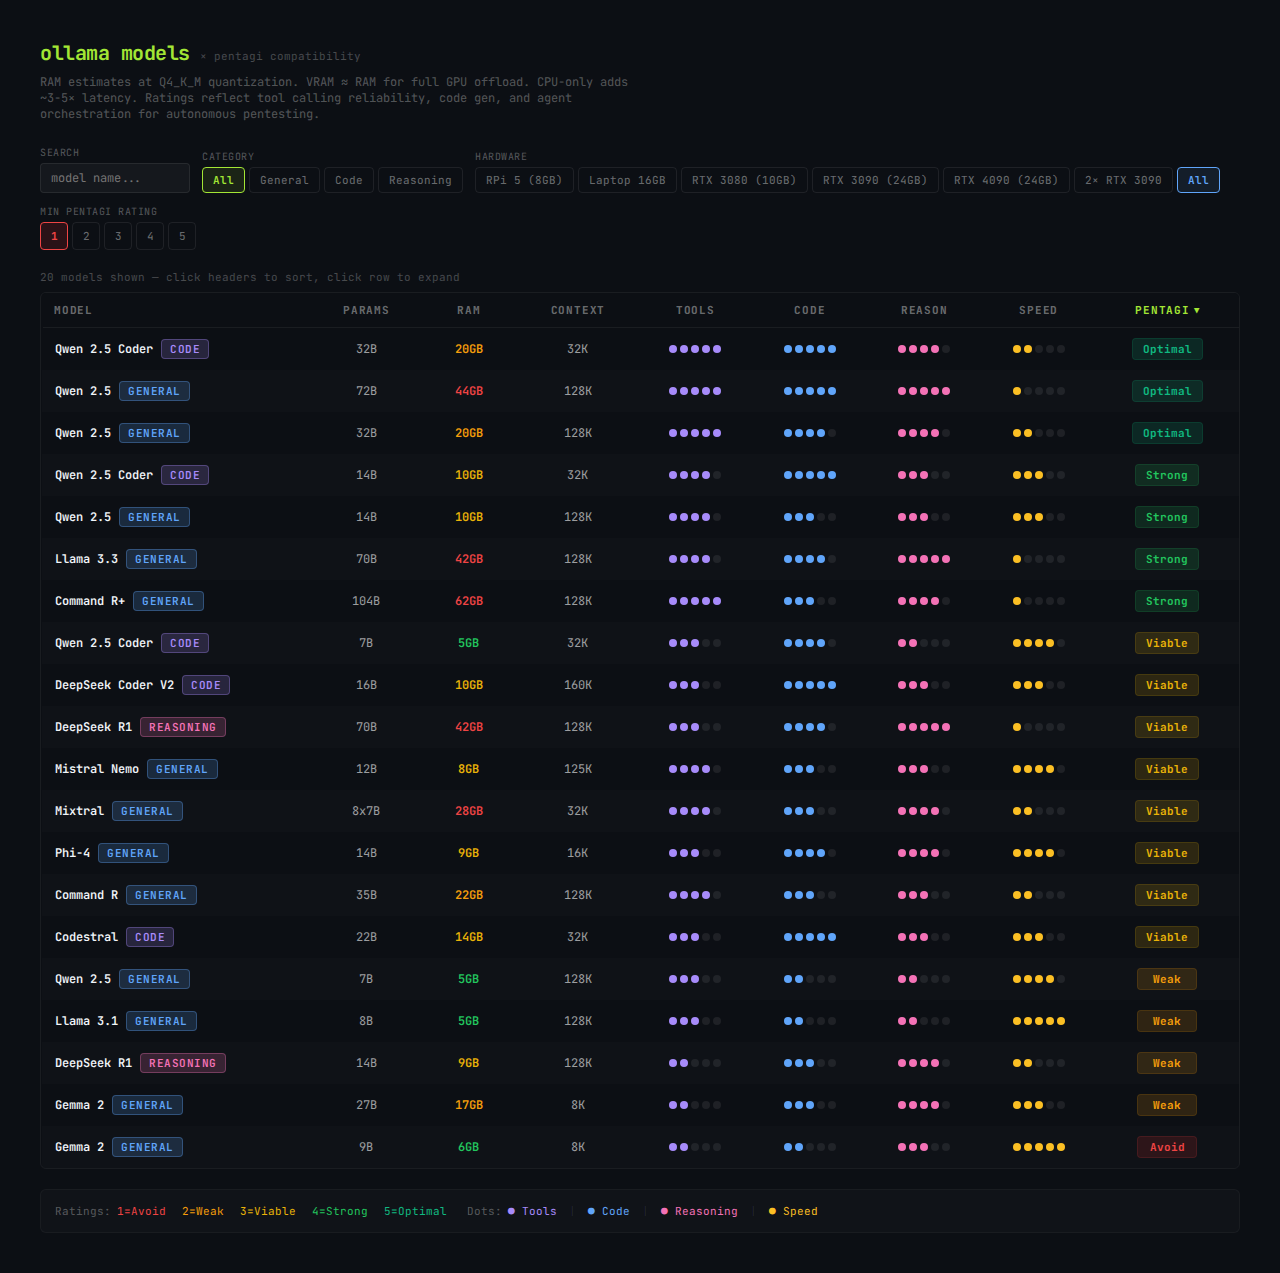
<file: assets/ollama-models_OLD.html>
<!DOCTYPE html>
<html lang="en">
<head>
  <meta charset="UTF-8">
  <meta name="viewport" content="width=device-width, initial-scale=1.0">
  <title>Ollama Models — PentAGI Compatibility</title>
  <link href="https://fonts.googleapis.com/css2?family=JetBrains+Mono:wght@400;500;600;700&display=swap" rel="stylesheet">
  <style>
    * {
      box-sizing: border-box;
      margin: 0;
      padding: 0;
    }

    html, body {
      font-family: 'JetBrains Mono', 'Fira Code', 'SF Mono', monospace;
      background: #0c0f14;
      color: #e2e8f0;
      min-height: 100vh;
      padding: 20px;
    }

    ::-webkit-scrollbar {
      width: 6px;
      height: 6px;
    }

    ::-webkit-scrollbar-track {
      background: transparent;
    }

    ::-webkit-scrollbar-thumb {
      background: rgba(255,255,255,0.1);
      border-radius: 3px;
    }

    ::-webkit-scrollbar-thumb:hover {
      background: rgba(255,255,255,0.2);
    }

    /* Header */
    .header {
      margin-bottom: 24px;
    }

    .header-title {
      display: flex;
      align-items: baseline;
      gap: 10px;
      margin-bottom: 4px;
    }

    h1 {
      font-size: 20px;
      font-weight: 700;
      color: #a3e635;
      letter-spacing: -0.5px;
    }

    .subtitle {
      font-size: 11px;
      color: rgba(255,255,255,0.25);
    }

    .description {
      font-size: 12px;
      color: rgba(255,255,255,0.3);
      max-width: 600px;
      margin-top: 8px;
    }

    /* Filters */
    .filters {
      display: flex;
      flex-wrap: wrap;
      gap: 12px;
      margin-bottom: 20px;
      align-items: flex-end;
    }

    .filter-group {
      display: flex;
      flex-direction: column;
    }

    .filter-label {
      font-size: 10px;
      color: rgba(255,255,255,0.3);
      margin-bottom: 4px;
      text-transform: uppercase;
      letter-spacing: 0.5px;
    }

    input[type="text"] {
      background: rgba(255,255,255,0.04);
      border: 1px solid rgba(255,255,255,0.08);
      border-radius: 4px;
      padding: 6px 10px;
      color: #e2e8f0;
      font-family: inherit;
      font-size: 12px;
      width: 150px;
      outline: none;
    }

    .button-group {
      display: flex;
      gap: 4px;
      flex-wrap: wrap;
    }

    button {
      padding: 5px 10px;
      font-size: 11px;
      font-family: inherit;
      border-radius: 4px;
      background: transparent;
      color: rgba(255,255,255,0.4);
      border: 1px solid rgba(255,255,255,0.08);
      cursor: pointer;
      transition: all 0.15s;
    }

    button.active {
      font-weight: 600;
      color: #a3e635;
      border-color: #a3e635;
      background: rgba(163,230,53,0.1);
    }

    .hw-button.active {
      color: #60a5fa;
      border-color: #60a5fa;
      background: rgba(96,165,250,0.1);
    }

    .rating-button {
      width: 28px;
      height: 28px;
      padding: 0;
      display: flex;
      align-items: center;
      justify-content: center;
    }

    .rating-button.active {
      font-weight: 700;
    }

    /* Count */
    .count {
      font-size: 11px;
      color: rgba(255,255,255,0.25);
      margin-bottom: 8px;
    }

    /* Table */
    .table-wrapper {
      overflow-x: auto;
      border-radius: 6px;
      border: 1px solid rgba(255,255,255,0.06);
      margin-bottom: 20px;
    }

    table {
      width: 100%;
      border-collapse: collapse;
      font-size: 12px;
    }

    thead {
      position: sticky;
      top: 0;
      background: #0c0f14;
      z-index: 2;
    }

    th {
      padding: 10px 12px;
      text-align: left;
      font-size: 11px;
      font-weight: 700;
      letter-spacing: 0.8px;
      text-transform: uppercase;
      color: rgba(255,255,255,0.4);
      border-bottom: 1px solid rgba(255,255,255,0.06);
      cursor: pointer;
      user-select: none;
      transition: color 0.15s;
    }

    th:hover {
      color: #a3e635;
    }

    th.active {
      color: #a3e635;
    }

    .sort-indicator {
      margin-left: 4px;
      font-size: 9px;
    }

    tbody tr {
      cursor: pointer;
      background: transparent;
      transition: background 0.15s;
      border-left: 2px solid transparent;
    }

    tbody tr:nth-child(even) {
      background: rgba(255,255,255,0.015);
    }

    tbody tr:hover {
      background: rgba(255,255,255,0.03);
    }

    tbody tr.expanded {
      background: rgba(255,255,255,0.03);
      border-left-width: 2px;
    }

    td {
      padding: 10px 12px;
    }

    .model-name {
      display: flex;
      align-items: center;
      gap: 8px;
    }

    .model-text {
      font-weight: 600;
      color: #f1f5f9;
    }

    .tag {
      display: inline-block;
      padding: 2px 8px;
      border-radius: 4px;
      font-size: 11px;
      font-weight: 600;
      letter-spacing: 0.5px;
      text-transform: uppercase;
    }

    .tag-code {
      color: #a78bfa;
      background: rgba(167,139,250,0.18);
      border: 1px solid rgba(167,139,250,0.33);
    }

    .tag-general {
      color: #60a5fa;
      background: rgba(96,165,250,0.18);
      border: 1px solid rgba(96,165,250,0.33);
    }

    .tag-reasoning {
      color: #f472b6;
      background: rgba(244,114,182,0.18);
      border: 1px solid rgba(244,114,182,0.33);
    }

    .center {
      text-align: center;
    }

    .dots {
      display: flex;
      gap: 3px;
      align-items: center;
      justify-content: center;
    }

    .dot {
      width: 8px;
      height: 8px;
      border-radius: 50%;
      transition: background 0.2s;
    }

    .rating-badge {
      display: inline-block;
      padding: 3px 10px;
      border-radius: 4px;
      font-size: 11px;
      font-weight: 700;
      min-width: 60px;
      text-align: center;
    }

    /* Expandable rows */
    .detail-row {
      background: rgba(255,255,255,0.02);
    }

    .detail-content {
      padding: 0 12px 16px 14px;
    }

    .detail-grid {
      display: grid;
      grid-template-columns: 1fr 1fr;
      gap: 12px 32px;
      padding: 14px 0;
      max-width: 700px;
    }

    .detail-group {
      display: flex;
      flex-direction: column;
    }

    .detail-label {
      font-size: 10px;
      color: rgba(255,255,255,0.3);
      text-transform: uppercase;
      letter-spacing: 0.5px;
      margin-bottom: 4px;
    }

    code {
      display: block;
      background: rgba(0,0,0,0.3);
      padding: 6px 10px;
      border-radius: 4px;
      font-size: 12px;
      color: #a3e635;
      border: 1px solid rgba(255,255,255,0.06);
      word-break: break-all;
      font-family: inherit;
    }

    .detail-text {
      font-size: 12px;
      line-height: 1.6;
      color: rgba(255,255,255,0.7);
    }

    .detail-full {
      grid-column: 1 / -1;
    }

    /* Legend */
    .legend {
      margin-top: 20px;
      padding: 14px;
      background: rgba(255,255,255,0.02);
      border-radius: 6px;
      border: 1px solid rgba(255,255,255,0.04);
      display: flex;
      flex-wrap: wrap;
      gap: 20px;
      font-size: 11px;
    }

    .legend-section {
      display: flex;
      align-items: center;
      gap: 6px;
    }

    .legend-label {
      color: rgba(255,255,255,0.3);
    }

    .empty-state {
      padding: 40px;
      text-align: center;
      color: rgba(255,255,255,0.2);
      font-size: 13px;
    }
  </style>
</head>
<body>
  <div class="header">
    <div class="header-title">
      <h1>ollama models</h1>
      <span class="subtitle">× pentagi compatibility</span>
    </div>
    <p class="description">
      RAM estimates at Q4_K_M quantization. VRAM ≈ RAM for full GPU offload. CPU-only adds ~3-5× latency.
      Ratings reflect tool calling reliability, code gen, and agent orchestration for autonomous pentesting.
    </p>
  </div>

  <div class="filters">
    <div class="filter-group">
      <div class="filter-label">Search</div>
      <input type="text" id="search" placeholder="model name...">
    </div>

    <div class="filter-group">
      <div class="filter-label">Category</div>
      <div class="button-group" id="category-buttons"></div>
    </div>

    <div class="filter-group">
      <div class="filter-label">Hardware</div>
      <div class="button-group" id="hardware-buttons"></div>
    </div>

    <div class="filter-group">
      <div class="filter-label">Min PentAGI Rating</div>
      <div class="button-group" id="rating-buttons"></div>
    </div>
  </div>

  <div class="count" id="count"></div>

  <div class="table-wrapper">
    <table id="models-table">
      <thead>
        <tr>
          <th data-field="name" style="width: 180px">Model</th>
          <th data-field="paramNum" style="width: 70px; text-align: center">Params</th>
          <th data-field="ramGB" style="width: 65px; text-align: center">RAM</th>
          <th data-field="contextWindow" style="width: 80px; text-align: center">Context</th>
          <th data-field="toolCalling" style="width: 75px; text-align: center">Tools</th>
          <th data-field="codeGen" style="width: 75px; text-align: center">Code</th>
          <th data-field="reasoning" style="width: 75px; text-align: center">Reason</th>
          <th data-field="speed" style="width: 75px; text-align: center">Speed</th>
          <th data-field="pentagiRating" style="width: 90px; text-align: center">PentAGI</th>
        </tr>
      </thead>
      <tbody id="models-tbody"></tbody>
    </table>
  </div>

  <div class="legend">
    <div class="legend-section">
      <span class="legend-label">Ratings:</span>
      <span style="color: #ef4444;">1=Avoid</span>
      <span style="color: #f59e0b; margin-left: 10px;">2=Weak</span>
      <span style="color: #eab308; margin-left: 10px;">3=Viable</span>
      <span style="color: #22c55e; margin-left: 10px;">4=Strong</span>
      <span style="color: #10b981; margin-left: 10px;">5=Optimal</span>
    </div>
    <div class="legend-section">
      <span class="legend-label">Dots:</span>
      <span style="color: #a78bfa;">● Tools</span>
      <span style="margin: 0 6px; color: rgba(255,255,255,0.1);">|</span>
      <span style="color: #60a5fa;">● Code</span>
      <span style="margin: 0 6px; color: rgba(255,255,255,0.1);">|</span>
      <span style="color: #f472b6;">● Reasoning</span>
      <span style="margin: 0 6px; color: rgba(255,255,255,0.1);">|</span>
      <span style="color: #fbbf24;">● Speed</span>
    </div>
  </div>

  <script>
    const models = [
      { name: "Qwen 2.5 Coder", params: "32B", paramNum: 32, quant: "Q4_K_M", ramGB: 20, vramGB: 20, contextWindow: 32768, toolCalling: 5, codeGen: 5, reasoning: 4, speed: 2, pentagiRating: 5, category: "code", notes: "Best open-source coding model. Exceptional tool use, function calling, and multi-step code generation. Ideal for PentAGI agent tasks. Requires beefy GPU." },
      { name: "Qwen 2.5 Coder", params: "14B", paramNum: 14, quant: "Q4_K_M", ramGB: 10, vramGB: 10, contextWindow: 32768, toolCalling: 4, codeGen: 5, reasoning: 3, speed: 3, pentagiRating: 4, category: "code", notes: "Strong coding with lower resource footprint. Solid tool calling. Sweet spot for PentAGI on consumer GPUs (RTX 3080+). May struggle with complex multi-agent chains." },
      { name: "Qwen 2.5 Coder", params: "7B", paramNum: 7, quant: "Q4_K_M", ramGB: 5, vramGB: 5, contextWindow: 32768, toolCalling: 3, codeGen: 4, reasoning: 2, speed: 4, pentagiRating: 3, category: "code", notes: "Decent coding for simple tasks. Tool calling works but unreliable on complex chains. Viable for PentAGI basic scans on low-end hardware." },
      { name: "Qwen 2.5", params: "72B", paramNum: 72, quant: "Q4_K_M", ramGB: 44, vramGB: 44, contextWindow: 131072, toolCalling: 5, codeGen: 5, reasoning: 5, speed: 1, pentagiRating: 5, category: "general", notes: "Top-tier open model across all metrics. 128K context handles massive recon output. Requires dual GPU or high-VRAM setup (2x RTX 3090 / A100). Overkill for most PentAGI tasks but unmatched quality." },
      { name: "Qwen 2.5", params: "32B", paramNum: 32, quant: "Q4_K_M", ramGB: 20, vramGB: 20, contextWindow: 131072, toolCalling: 5, codeGen: 4, reasoning: 4, speed: 2, pentagiRating: 5, category: "general", notes: "Excellent reasoning and tool use. Handles PentAGI's multi-agent delegation well. Fits on a single RTX 3090/4090. Strong recommendation for serious PentAGI use." },
      { name: "Qwen 2.5", params: "14B", paramNum: 14, quant: "Q4_K_M", ramGB: 10, vramGB: 10, contextWindow: 131072, toolCalling: 4, codeGen: 3, reasoning: 3, speed: 3, pentagiRating: 4, category: "general", notes: "Good balance of capability and resource use. Tool calling reliable for standard PentAGI workflows. Fits RTX 3070+." },
      { name: "Qwen 2.5", params: "7B", paramNum: 7, quant: "Q4_K_M", ramGB: 5, vramGB: 5, contextWindow: 131072, toolCalling: 3, codeGen: 2, reasoning: 2, speed: 4, pentagiRating: 2, category: "general", notes: "Struggles with complex agent delegation. Tool calling hit-or-miss. Only suitable for PentAGI's simplest tasks. Good for testing pipeline, not production scans." },
      { name: "Llama 3.3", params: "70B", paramNum: 70, quant: "Q4_K_M", ramGB: 42, vramGB: 42, contextWindow: 131072, toolCalling: 4, codeGen: 4, reasoning: 5, speed: 1, pentagiRating: 4, category: "general", notes: "Meta's flagship. Excellent reasoning, good tool use. 128K context. Requires dual GPU. Slightly behind Qwen 2.5 72B on tool calling precision for PentAGI." },
      { name: "Llama 3.1", params: "8B", paramNum: 8, quant: "Q4_K_M", ramGB: 5, vramGB: 5, contextWindow: 131072, toolCalling: 3, codeGen: 2, reasoning: 2, speed: 5, pentagiRating: 2, category: "general", notes: "Fast but limited reasoning depth. Tool calling functional but imprecise. PentAGI will produce shallow results. Good for smoke-testing the pipeline." },
      { name: "DeepSeek Coder V2", params: "16B", paramNum: 16, quant: "Q4_K_M", ramGB: 10, vramGB: 10, contextWindow: 163840, toolCalling: 3, codeGen: 5, reasoning: 3, speed: 3, pentagiRating: 3, category: "code", notes: "Outstanding raw code generation. 160K context is largest in class. Weaker on structured tool calling — PentAGI agent orchestration may fail on complex flows. Best for code-heavy tasks only." },
      { name: "DeepSeek R1", params: "70B", paramNum: 70, quant: "Q4_K_M", ramGB: 42, vramGB: 42, contextWindow: 131072, toolCalling: 3, codeGen: 4, reasoning: 5, speed: 1, pentagiRating: 3, category: "reasoning", notes: "Exceptional chain-of-thought reasoning. However, verbose thinking tokens slow agent loops. Tool calling format adherence is inconsistent. PentAGI may timeout waiting for responses." },
      { name: "DeepSeek R1", params: "14B", paramNum: 14, quant: "Q4_K_M", ramGB: 9, vramGB: 9, contextWindow: 131072, toolCalling: 2, codeGen: 3, reasoning: 4, speed: 2, pentagiRating: 2, category: "reasoning", notes: "Good reasoning but tool calling is weak at this size. PentAGI agent delegation breaks frequently. Thinking tokens consume context. Not recommended for PentAGI." },
      { name: "Mistral Nemo", params: "12B", paramNum: 12, quant: "Q4_K_M", ramGB: 8, vramGB: 8, contextWindow: 128000, toolCalling: 4, codeGen: 3, reasoning: 3, speed: 4, pentagiRating: 3, category: "general", notes: "Good instruction following and tool calling for its size. 128K context. Fast inference. Viable mid-tier PentAGI model. May miss nuanced vulnerability analysis." },
      { name: "Mixtral", params: "8x7B", paramNum: 47, quant: "Q4_K_M", ramGB: 28, vramGB: 28, contextWindow: 32768, toolCalling: 4, codeGen: 3, reasoning: 4, speed: 2, pentagiRating: 3, category: "general", notes: "MoE architecture — only ~12B params active per token, so faster than size suggests. Decent tool calling. 32K context is a bottleneck for large nmap/recon output in PentAGI." },
      { name: "Phi-4", params: "14B", paramNum: 14, quant: "Q4_K_M", ramGB: 9, vramGB: 9, contextWindow: 16384, toolCalling: 3, codeGen: 4, reasoning: 4, speed: 4, pentagiRating: 3, category: "general", notes: "Microsoft's latest small model. Strong reasoning for size. 16K context is a hard limit — PentAGI recon output will get truncated. Tool calling works but format adherence varies." },
      { name: "Gemma 2", params: "27B", paramNum: 27, quant: "Q4_K_M", ramGB: 17, vramGB: 17, contextWindow: 8192, toolCalling: 2, codeGen: 3, reasoning: 4, speed: 3, pentagiRating: 2, category: "general", notes: "Good general reasoning but 8K context is severely limiting for PentAGI. Tool calling support is minimal. Not recommended — context window kills usability." },
      { name: "Gemma 2", params: "9B", paramNum: 9, quant: "Q4_K_M", ramGB: 6, vramGB: 6, contextWindow: 8192, toolCalling: 2, codeGen: 2, reasoning: 3, speed: 5, pentagiRating: 1, category: "general", notes: "Fast but 8K context and weak tool calling make it unusable for PentAGI beyond trivial single-command tasks." },
      { name: "Command R+", params: "104B", paramNum: 104, quant: "Q4_K_M", ramGB: 62, vramGB: 62, contextWindow: 131072, toolCalling: 5, codeGen: 3, reasoning: 4, speed: 1, pentagiRating: 4, category: "general", notes: "Cohere's flagship. Built-in RAG and tool use primitives — aligns well with PentAGI's agent architecture. 128K context. Requires enterprise GPU (A100 80GB or multi-GPU). Code gen is average." },
      { name: "Command R", params: "35B", paramNum: 35, quant: "Q4_K_M", ramGB: 22, vramGB: 22, contextWindow: 131072, toolCalling: 4, codeGen: 3, reasoning: 3, speed: 2, pentagiRating: 3, category: "general", notes: "Good tool use, 128K context. Code generation is mediocre — PentAGI exploit crafting will be weak. Better for recon-only workflows." },
      { name: "Codestral", params: "22B", paramNum: 22, quant: "Q4_K_M", ramGB: 14, vramGB: 14, contextWindow: 32768, toolCalling: 3, codeGen: 5, reasoning: 3, speed: 3, pentagiRating: 3, category: "code", notes: "Mistral's dedicated code model. Excellent at generating exploit scripts and tool commands. Weaker on structured agent orchestration. 32K context is adequate for most PentAGI tasks." }
    ];

    const ratingColors = {
      1: { bg: "rgba(220, 38, 38, 0.15)", text: "#ef4444", label: "Avoid" },
      2: { bg: "rgba(245, 158, 11, 0.15)", text: "#f59e0b", label: "Weak" },
      3: { bg: "rgba(234, 179, 8, 0.15)", text: "#eab308", label: "Viable" },
      4: { bg: "rgba(34, 197, 94, 0.15)", text: "#22c55e", label: "Strong" },
      5: { bg: "rgba(16, 185, 129, 0.15)", text: "#10b981", label: "Optimal" }
    };

    const speedLabels = { 1: "Very Slow", 2: "Slow", 3: "Moderate", 4: "Fast", 5: "Very Fast" };
    const categoryColors = { code: "#a78bfa", general: "#60a5fa", reasoning: "#f472b6" };
    const hwPresets = [
      { label: "RPi 5 (8GB)", ram: 6 },
      { label: "Laptop 16GB", ram: 14 },
      { label: "RTX 3080 (10GB)", ram: 10 },
      { label: "RTX 3090 (24GB)", ram: 22 },
      { label: "RTX 4090 (24GB)", ram: 22 },
      { label: "2× RTX 3090", ram: 44 },
      { label: "All", ram: 64 }
    ];

    // State
    let sortKey = "pentagiRating";
    let sortDir = "desc";
    let filterCat = "all";
    let maxRam = 64;
    let minRating = 1;
    let searchQuery = "";
    let expandedKey = null;

    // Init
    function init() {
      renderCategoryButtons();
      renderHardwareButtons();
      renderRatingButtons();
      setupEventListeners();
      updateTable();
    }

    function renderCategoryButtons() {
      const container = document.getElementById("category-buttons");
      const categories = [
        { val: "all", label: "All" },
        { val: "general", label: "General" },
        { val: "code", label: "Code" },
        { val: "reasoning", label: "Reasoning" }
      ];
      categories.forEach(cat => {
        const btn = document.createElement("button");
        btn.textContent = cat.label;
        if (filterCat === cat.val) btn.classList.add("active");
        btn.onclick = () => {
          filterCat = cat.val;
          updateTable();
          renderCategoryButtons();
        };
        container.appendChild(btn);
      });
    }

    function renderHardwareButtons() {
      const container = document.getElementById("hardware-buttons");
      container.innerHTML = "";
      hwPresets.forEach(hw => {
        const btn = document.createElement("button");
        btn.className = "hw-button";
        btn.textContent = hw.label;
        if (maxRam === hw.ram) btn.classList.add("active");
        btn.onclick = () => {
          maxRam = hw.ram;
          updateTable();
          renderHardwareButtons();
        };
        container.appendChild(btn);
      });
    }

    function renderRatingButtons() {
      const container = document.getElementById("rating-buttons");
      container.innerHTML = "";
      for (let i = 1; i <= 5; i++) {
        const btn = document.createElement("button");
        btn.className = "rating-button";
        btn.textContent = i;
        if (minRating === i) btn.classList.add("active");
        btn.style.color = minRating === i ? ratingColors[i].text : "rgba(255,255,255,0.4)";
        btn.style.borderColor = minRating === i ? ratingColors[i].text : "rgba(255,255,255,0.08)";
        btn.style.background = minRating === i ? ratingColors[i].bg : "transparent";
        btn.onclick = () => {
          minRating = i;
          updateTable();
          renderRatingButtons();
        };
        container.appendChild(btn);
      }
    }

    function setupEventListeners() {
      document.getElementById("search").addEventListener("input", (e) => {
        searchQuery = e.target.value;
        updateTable();
      });

      document.querySelectorAll("th[data-field]").forEach(th => {
        th.addEventListener("click", () => {
          const field = th.dataset.field;
          if (sortKey === field) {
            sortDir = sortDir === "asc" ? "desc" : "asc";
          } else {
            sortKey = field;
            sortDir = "desc";
          }
          updateTable();
        });
      });
    }

    function filterModels() {
      return models.filter(m => {
        if (filterCat !== "all" && m.category !== filterCat) return false;
        if (m.ramGB > maxRam) return false;
        if (m.pentagiRating < minRating) return false;
        if (searchQuery && !`${m.name} ${m.params}`.toLowerCase().includes(searchQuery.toLowerCase())) return false;
        return true;
      }).sort((a, b) => {
        const av = a[sortKey];
        const bv = b[sortKey];
        if (typeof av === "string") {
          return sortDir === "asc" ? av.localeCompare(bv) : bv.localeCompare(av);
        }
        return sortDir === "asc" ? av - bv : bv - av;
      });
    }

    function updateTable() {
      const filtered = filterModels();
      const tbody = document.getElementById("models-tbody");
      tbody.innerHTML = "";

      if (filtered.length === 0) {
        const tr = document.createElement("tr");
        const td = document.createElement("td");
        td.colSpan = 9;
        td.className = "empty-state";
        td.textContent = "No models match current filters";
        tr.appendChild(td);
        tbody.appendChild(tr);
        document.getElementById("count").textContent = `0 models shown — click headers to sort, click row to expand`;
        updateSortHeaders();
        return;
      }

      filtered.forEach((m, i) => {
        const key = `${m.name}-${m.params}`;
        const isExpanded = expandedKey === key;
        const rc = ratingColors[m.pentagiRating];

        // Main row
        const tr = document.createElement("tr");
        if (isExpanded) {
          tr.classList.add("expanded");
          tr.style.borderLeftColor = rc.text;
        }
        tr.onclick = () => {
          expandedKey = expandedKey === key ? null : key;
          updateTable();
        };

        tr.innerHTML = `
          <td>
            <div class="model-name">
              <span class="model-text">${m.name}</span>
              <span class="tag tag-${m.category}">${m.category}</span>
            </div>
          </td>
          <td class="center" style="color: rgba(255,255,255,0.6)">${m.params}</td>
          <td class="center" style="color: ${m.ramGB <= 6 ? '#22c55e' : m.ramGB <= 14 ? '#eab308' : m.ramGB <= 24 ? '#f59e0b' : '#ef4444'}; font-weight: 600">${m.ramGB}GB</td>
          <td class="center" style="color: rgba(255,255,255,0.6)">${m.contextWindow >= 1000 ? Math.round(m.contextWindow / 1024) + 'K' : m.contextWindow}</td>
          <td class="center">${renderDots(m.toolCalling, '#a78bfa')}</td>
          <td class="center">${renderDots(m.codeGen, '#60a5fa')}</td>
          <td class="center">${renderDots(m.reasoning, '#f472b6')}</td>
          <td class="center">${renderDots(m.speed, '#fbbf24')}</td>
          <td class="center">
            <span class="rating-badge" style="color: ${rc.text}; background: ${rc.bg}; border: 1px solid ${rc.text}22">
              ${rc.label}
            </span>
          </td>
        `;
        tbody.appendChild(tr);

        // Detail row
        if (isExpanded) {
          const detailTr = document.createElement("tr");
          detailTr.className = "detail-row";
          detailTr.style.borderLeftColor = rc.text;
          detailTr.innerHTML = `
            <td colspan="9">
              <div class="detail-content">
                <div class="detail-grid">
                  <div class="detail-group">
                    <div class="detail-label">Ollama Pull Command</div>
                    <code>ollama pull ${m.name.toLowerCase().replace(/\s+/g, "")}:${m.params.toLowerCase()}</code>
                  </div>
                  <div class="detail-group">
                    <div class="detail-label">Quantization</div>
                    <div style="font-size: 12px">${m.quant} (default)</div>
                  </div>
                  <div class="detail-group">
                    <div class="detail-label">Speed Class</div>
                    <div style="font-size: 12px">${speedLabels[m.speed]}</div>
                  </div>
                  <div class="detail-group">
                    <div class="detail-label">Full GPU Offload VRAM</div>
                    <div style="font-size: 12px">${m.vramGB} GB</div>
                  </div>
                  <div class="detail-group detail-full">
                    <div class="detail-label">PentAGI Assessment</div>
                    <div class="detail-text">${m.notes}</div>
                  </div>
                </div>
              </div>
            </td>
          `;
          tbody.appendChild(detailTr);
        }
      });

      document.getElementById("count").textContent = `${filtered.length} model${filtered.length !== 1 ? 's' : ''} shown — click headers to sort, click row to expand`;
      updateSortHeaders();
    }

    function renderDots(count, color) {
      let html = '<div class="dots">';
      for (let i = 0; i < 5; i++) {
        const bgColor = i < count ? color : "rgba(255,255,255,0.08)";
        html += `<div class="dot" style="background: ${bgColor}"></div>`;
      }
      html += '</div>';
      return html;
    }

    function updateSortHeaders() {
      document.querySelectorAll("th[data-field]").forEach(th => {
        if (th.dataset.field === sortKey) {
          th.classList.add("active");
          th.innerHTML = th.innerHTML.replace(/(<span.*?<\/span>)?$/, '') + 
            `<span class="sort-indicator">${sortDir === "asc" ? "▲" : "▼"}</span>`;
        } else {
          th.classList.remove("active");
          th.innerHTML = th.innerHTML.replace(/\s*<span.*?<\/span>$/, '');
        }
      });
    }

    init();
  </script>
</body>
</html>
</file>
<file: assets/css/styles.css>
/* ================================================================
   CSS VARIABLES — THEME TOKENS
   Dark mode is the default. Light mode overrides via [data-theme="light"].
   Project accent color is set dynamically via --accent on <html>.
   ================================================================ */
:root {
  /* --- Dark mode palette --- */
  --bg-primary:    #0b1120;
  --bg-card:       #131a2e;
  --text-primary:  #e8e8e8;
  --text-secondary:#7a8ba5;
  --text-muted:    #4a5568;
  --border-subtle: #1e2a40;

  /* --- Fixed accent colors --- */
  --teal:          #01eefd;
  --green:         #39FF14;
  --yellow:        #ffd700;

  /* --- Project colors --- */
  --project-1:     #004aad;
  --project-2:     #ff914d;   /* softened from #ff751f */
  --project-3:     #ff4d4d;   /* softened from #ff3131 */
  --project-4:     #7b8aff;   /* softened from #5170ff */

  /* --- Active accent (overridden by JS) --- */
  --accent:        var(--project-1);

  /* --- Layout --- */
  --topbar-height: 60px;
  --transition:    0.35s cubic-bezier(0.4, 0, 0.2, 1);

  font-family: 'Space Grotesk', sans-serif;
}

/* --- Light mode overrides --- */
[data-theme="light"] {
  --bg-primary:    #f4f4f4;
  --bg-card:       #ffffff;
  --text-primary:  #1a1f36;
  --text-secondary:#5a6275;
  --text-muted:    #9ca3af;
  --border-subtle: #e0e0e0;
}

/* ================================================================
   RESET & BASE
   ================================================================ */
*, *::before, *::after { margin: 0; padding: 0; box-sizing: border-box; }

html {
  scroll-behavior: smooth;
  background: var(--bg-primary);
  color: var(--text-primary);
  transition: background var(--transition), color var(--transition);
}

body {
  min-height: 100vh;
  overflow-x: hidden;
  line-height: 1.6;
}

a {
  color: var(--teal);
  text-decoration: none;
  transition: text-decoration 0.15s;
}
a:hover { text-decoration: underline; }

/* ================================================================
   SPLASH SCREEN — Mode selection
   Full-viewport overlay with two clickable cards.
   ================================================================ */
#splash {
  position: fixed; inset: 0;
  z-index: 1000;
  display: flex;
  align-items: center;
  justify-content: center;
  gap: 60px;
  background: #0b1120;
  transition: opacity 0.5s ease, visibility 0.5s ease;
}
#splash.hidden {
  opacity: 0;
  visibility: hidden;
  pointer-events: none;
}

.mode-card {
  width: 280px;
  height: 180px;
  border-radius: 18px;
  display: flex;
  align-items: center;
  justify-content: center;
  cursor: pointer;
  font-weight: 700;
  font-size: 18px;
  letter-spacing: 2px;
  text-transform: uppercase;
  transition: transform 0.25s ease, box-shadow 0.25s ease;
  border: none;
  font-family: inherit;
}
.mode-card:hover {
  transform: translateY(-4px);
  box-shadow: 0 12px 40px rgba(0,0,0,0.4);
}

/* Light mode card */
.mode-card--light {
  background: #f0f0f0;
  color: #1a1f36;
}
/* Dark mode card */
.mode-card--dark {
  background: #2a3352;
  color: #ffffff;
  border: 1px solid #3a4565;
}

/* ================================================================
   LAYOUT: APP
   ================================================================ */
#app {
  display: none;            /* shown after splash dismissal */
  min-height: 100vh;
}
#app.visible {
  display: block;
}

/* ================================================================
   THEME TOGGLE — Sun/Moon icon button
   ================================================================ */
.theme-toggle {
  background: none;
  border: 1px solid var(--border-subtle);
  border-radius: 8px;
  width: 34px;
  height: 34px;
  display: flex;
  align-items: center;
  justify-content: center;
  cursor: pointer;
  color: var(--text-secondary);
  font-size: 16px;
  transition: border-color 0.2s, color 0.2s;
  flex-shrink: 0;
}
.theme-toggle:hover {
  border-color: var(--text-primary);
  color: var(--text-primary);
}

/* ================================================================
   LAYOUT: TOP-BAR
   Sticky header with name row, nav row, project buttons row.
   Scrollable content below.
   ================================================================ */
#topbar-layout {
  display: flex;
  min-height: 100vh;
  flex-direction: column;
  width: min(900px, calc(100% - 96px));
  margin: 0 auto;
}

/* --- Sticky header block --- */
.topbar-header {
  position: sticky;
  top: 0;
  z-index: 50;
  background: var(--bg-primary);
  padding: 28px 48px 0;
  transition: background var(--transition);
}

/* Row 1: Name (left) + Subtitle (right) */
.topbar-header__row1 {
  display: flex;
  justify-content: space-between;
  align-items: baseline;
  margin-bottom: 8px;
}

.topbar__name {
  font-size: 28px;
  font-weight: 600;
  cursor: pointer;
  transition: color 0.2s;
}
.topbar__name:hover {
  color: var(--text-secondary);
}

/* Topbar name row: name + toggle */
.topbar__name-row {
  display: flex;
  align-items: center;
  gap: 12px;
}

.topbar__subtitle {
  font-size: 22px;
  color: var(--text-secondary);
}

/* Row 2: Navigation links — bordered to separate from project buttons */
.topbar-header__nav {
  display: flex;
  gap: 0;
  margin-bottom: 12px;
  padding-bottom: 10px;
  border-bottom: 1px solid var(--border-subtle);
}

.topbar__nav-link {
  flex: 1;
  text-align: center;
  padding: 8px 0;
  font-size: 15px;
  color: var(--text-secondary);
  cursor: pointer;
  background: none;
  border: none;
  font-family: inherit;
  transition: color 0.2s;
}
.topbar__nav-link:hover,
.topbar__nav-link.active {
  color: var(--text-primary);
}
.topbar__nav-link--resume {
  color: var(--green);
}
.topbar__nav-link--resume:hover {
  color: var(--green);
  text-decoration: underline;
}

/* Row 3: Project buttons (horizontal) */
.topbar-header__projects {
  display: flex;
  gap: 16px;
  padding-bottom: 20px;
}

.topbar-proj-btn {
  flex: 1;
  padding: 14px 0;
  border-radius: 40px;
  border: none;
  color: #fff;
  font-family: inherit;
  font-size: 15px;
  font-weight: 600;
  cursor: pointer;
  text-align: center;
  transition: transform 0.15s ease, box-shadow 0.15s ease, opacity 0.15s;
  opacity: 0.75;
}
.topbar-proj-btn:hover { opacity: 0.9; transform: translateY(-2px); }
.topbar-proj-btn.active { opacity: 1; box-shadow: 0 4px 16px rgba(0,0,0,0.25); }

.topbar-proj-btn--1 { background: var(--project-1); }
.topbar-proj-btn--2 { background: var(--project-2); }
.topbar-proj-btn--3 { background: var(--project-3); }
.topbar-proj-btn--4 { background: var(--project-4); }

/* ================================================================
   CONTENT AREA
   Holds project detail, highlight, or about section. Scrollable.
   ================================================================ */
.topbar-content {
  padding: 36px 48px 80px;
  flex: 1;
}

/* --- Detail/Highlight/About Common Styles --- */
.detail__title {
  font-size: 25px;
  font-weight: 700;
  margin-bottom: 2px;
}

.detail__subtitle {
  font-size: 18px;
  color: var(--text-secondary);
  margin-bottom: 4px;
}

/* Colored underline below subtitle */
.detail__rule {
  width: 420px;
  max-width: 100%;
  height: 3px;
  background: var(--accent);
  border-radius: 2px;
  margin-bottom: 20px;
  transition: background var(--transition);
}

.detail__desc {
  font-size: 14px;
  color: #e8e8e8;
  line-height: 1.75;
  max-width: 680px;
  margin-bottom: 28px;
  white-space: pre-wrap;
}
[data-theme="light"] .detail__desc {
  color: var(--text-primary);
}

/* Media: shared spacing */
.detail__media {
  margin: 0 auto 28px;
  transition: border-color var(--transition);
}

/* Actual photos/GIFs: outline hugs rendered media dimensions */
img.detail__media {
  display: block;
  width: auto;
  height: auto;
  max-width: min(100%, 640px);
  max-height: 420px;
  border: 3px dashed var(--accent);
  border-radius: 20px;
}

/* Placeholder when media source is missing */
div.detail__media {
  width: 100%;
  max-width: 520px;
  height: 220px;
  border: 3px dashed var(--accent);
  border-radius: 20px;
  display: flex;
  align-items: center;
  justify-content: center;
  color: var(--text-muted);
  font-size: 14px;
}

.detail__extra {
  font-size: 14px;
  color: #e8e8e8;
  line-height: 1.75;
  max-width: 680px;
  margin-bottom: 16px;
}
[data-theme="light"] .detail__extra {
  color: var(--text-primary);
}

.detail__link {
  color: var(--teal);
  font-size: 14px;
}

/* --- Comments dropdown --- */
.detail__comments {
  margin-top: 20px;
  margin-bottom: 16px;
  border: 2px solid var(--accent);
  border-radius: 12px;
  padding: 16px;
  transition: all var(--transition);
}

.detail__comments-toggle {
  background: none;
  border: none;
  color: var(--accent);
  font-size: 14px;
  font-weight: 600;
  cursor: pointer;
  padding: 0;
  font-family: inherit;
  transition: color var(--transition);
  width: 100%;
  text-align: left;
}
.detail__comments-toggle:hover {
  opacity: 0.8;
}

.detail__comments-content {
  max-height: 0;
  overflow: hidden;
  transition: max-height var(--transition), padding var(--transition), border var(--transition), background var(--transition);
  padding: 0;
  border-top: none;
  background: transparent;
  color: var(--text-primary);
  font-size: 13px;
  line-height: 1.6;
  white-space: pre-wrap;
}
.detail__comments-content.expanded {
  max-height: 1000px;
  padding: 12px;
  border-top: 1px solid var(--accent);
  background: #1a2a3e;
}

/* --- About Section --- */
.about__heading {
  font-size: 25px;
  font-weight: 700;
  margin-bottom: 4px;
}

.about__rule {
  width: 420px;
  max-width: 100%;
  height: 3px;
  background: var(--accent);
  border-radius: 2px;
  margin-bottom: 20px;
  transition: background var(--transition);
}

.about__text {
  font-size: 14px;
  color: #e8e8e8;
  line-height: 1.8;
  max-width: 720px;
  margin-bottom: 20px;
}
[data-theme="light"] .about__text {
  color: var(--text-primary);
}

.about__media {
  width: 100%;
  max-width: 520px;
  height: 220px;
  border: 2px dashed var(--text-muted);
  border-radius: 20px;
  display: flex;
  align-items: center;
  justify-content: center;
  color: var(--text-muted);
  font-size: 14px;
  margin: 0 auto 28px;
}

/* ================================================================
   UTILITY & ANIMATION
   ================================================================ */
.fade-in {
  animation: fadeIn 0.4s ease forwards;
}
@keyframes fadeIn {
  from { opacity: 0; transform: translateY(12px); }
  to   { opacity: 1; transform: translateY(0); }
}

/* ================================================================
   IMAGE MODAL — Lightbox for full-resolution images
   ================================================================ */
.image-modal {
  position: fixed;
  inset: 0;
  z-index: 2000;
  display: flex;
  align-items: center;
  justify-content: center;
  opacity: 0;
  transition: opacity var(--transition);
}
.image-modal.open {
  opacity: 1;
}
.image-modal.closing {
  opacity: 0;
}

.image-modal__overlay {
  position: absolute;
  inset: 0;
  background: rgba(0, 0, 0, 0.8);
  cursor: pointer;
}

.image-modal__content {
  position: relative;
  z-index: 2001;
  max-width: 90vw;
  max-height: 90vh;
  border-radius: 8px;
  overflow: hidden;
  animation: modalSlideIn var(--transition) ease-out;
}
@keyframes modalSlideIn {
  from {
    transform: scale(0.9);
    opacity: 0;
  }
  to {
    transform: scale(1);
    opacity: 1;
  }
}

.image-modal__img {
  display: block;
  width: 100%;
  height: auto;
  max-width: 100%;
  max-height: 90vh;
}

.image-modal__close {
  position: absolute;
  top: 12px;
  right: 12px;
  background: rgba(0, 0, 0, 0.5);
  border: none;
  color: white;
  font-size: 24px;
  width: 40px;
  height: 40px;
  border-radius: 50%;
  cursor: pointer;
  display: flex;
  align-items: center;
  justify-content: center;
  transition: background 0.2s;
  z-index: 2002;
}
.image-modal__close:hover {
  background: rgba(0, 0, 0, 0.8);
}

/* ================================================================
   RESPONSIVE — Mobile layout adjustments
   ================================================================ */
@media (max-width: 900px) {
  #topbar-layout { width: 100%; }
  .topbar-header { padding: 16px 20px 0; }
  .topbar-content { padding: 24px 20px 60px; }
  .topbar-header__projects { flex-wrap: wrap; gap: 10px; }
  .topbar-proj-btn { flex: 1 1 45%; }
  .topbar-header__row1 { flex-wrap: wrap; gap: 8px; }
  .topbar__subtitle { font-size: 16px; }
}
</file>
